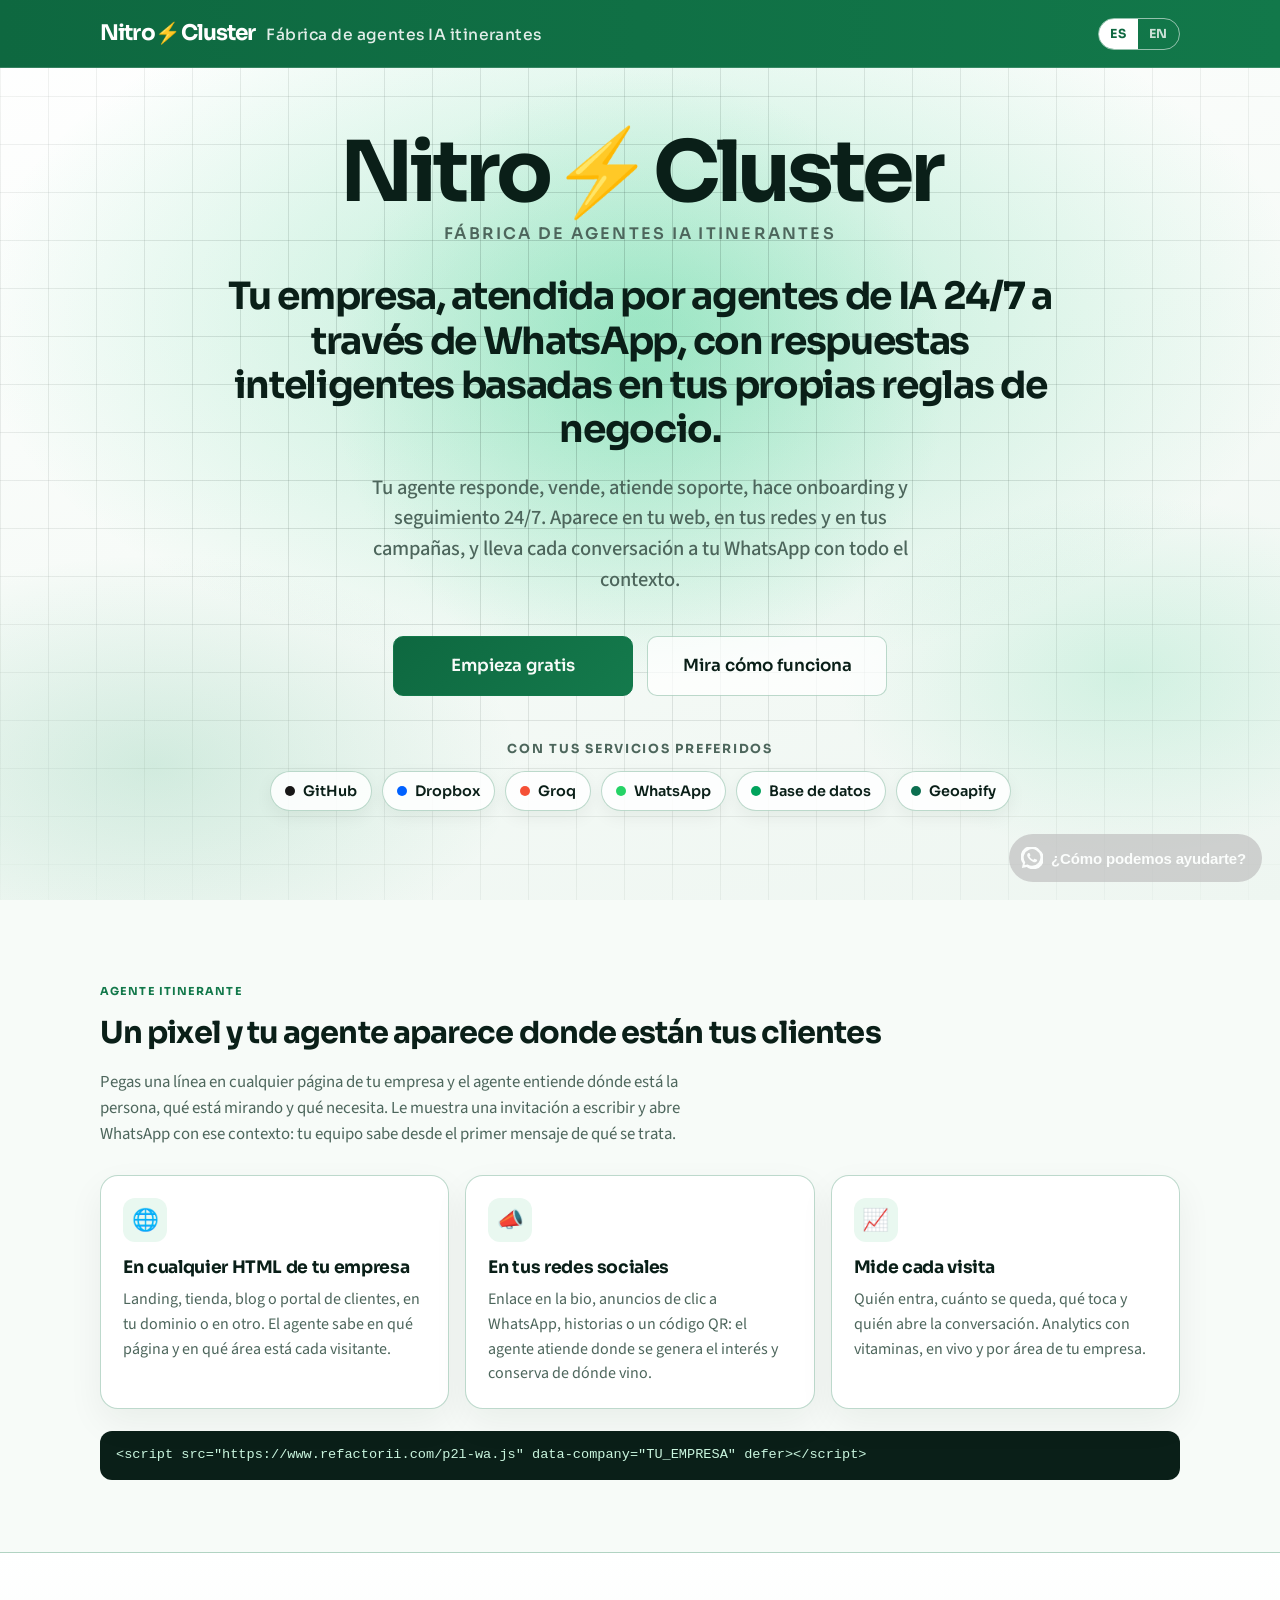
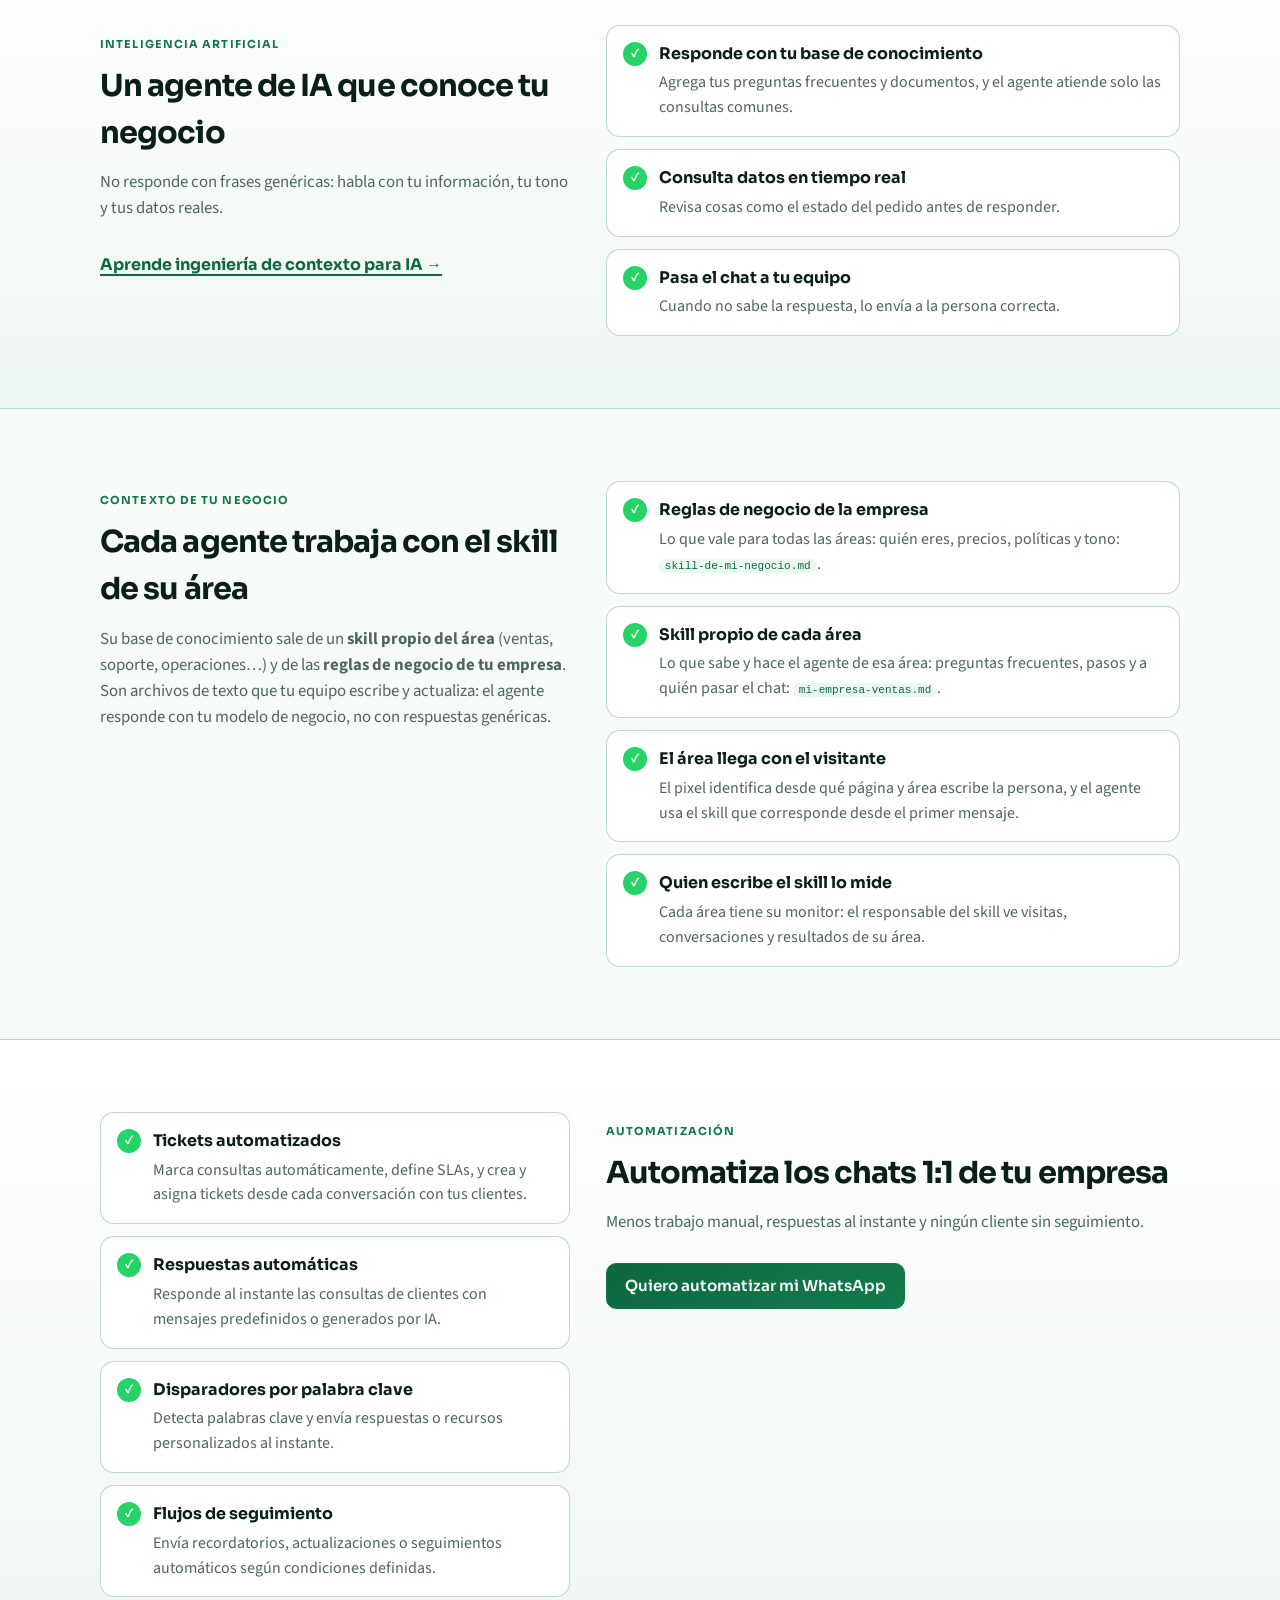
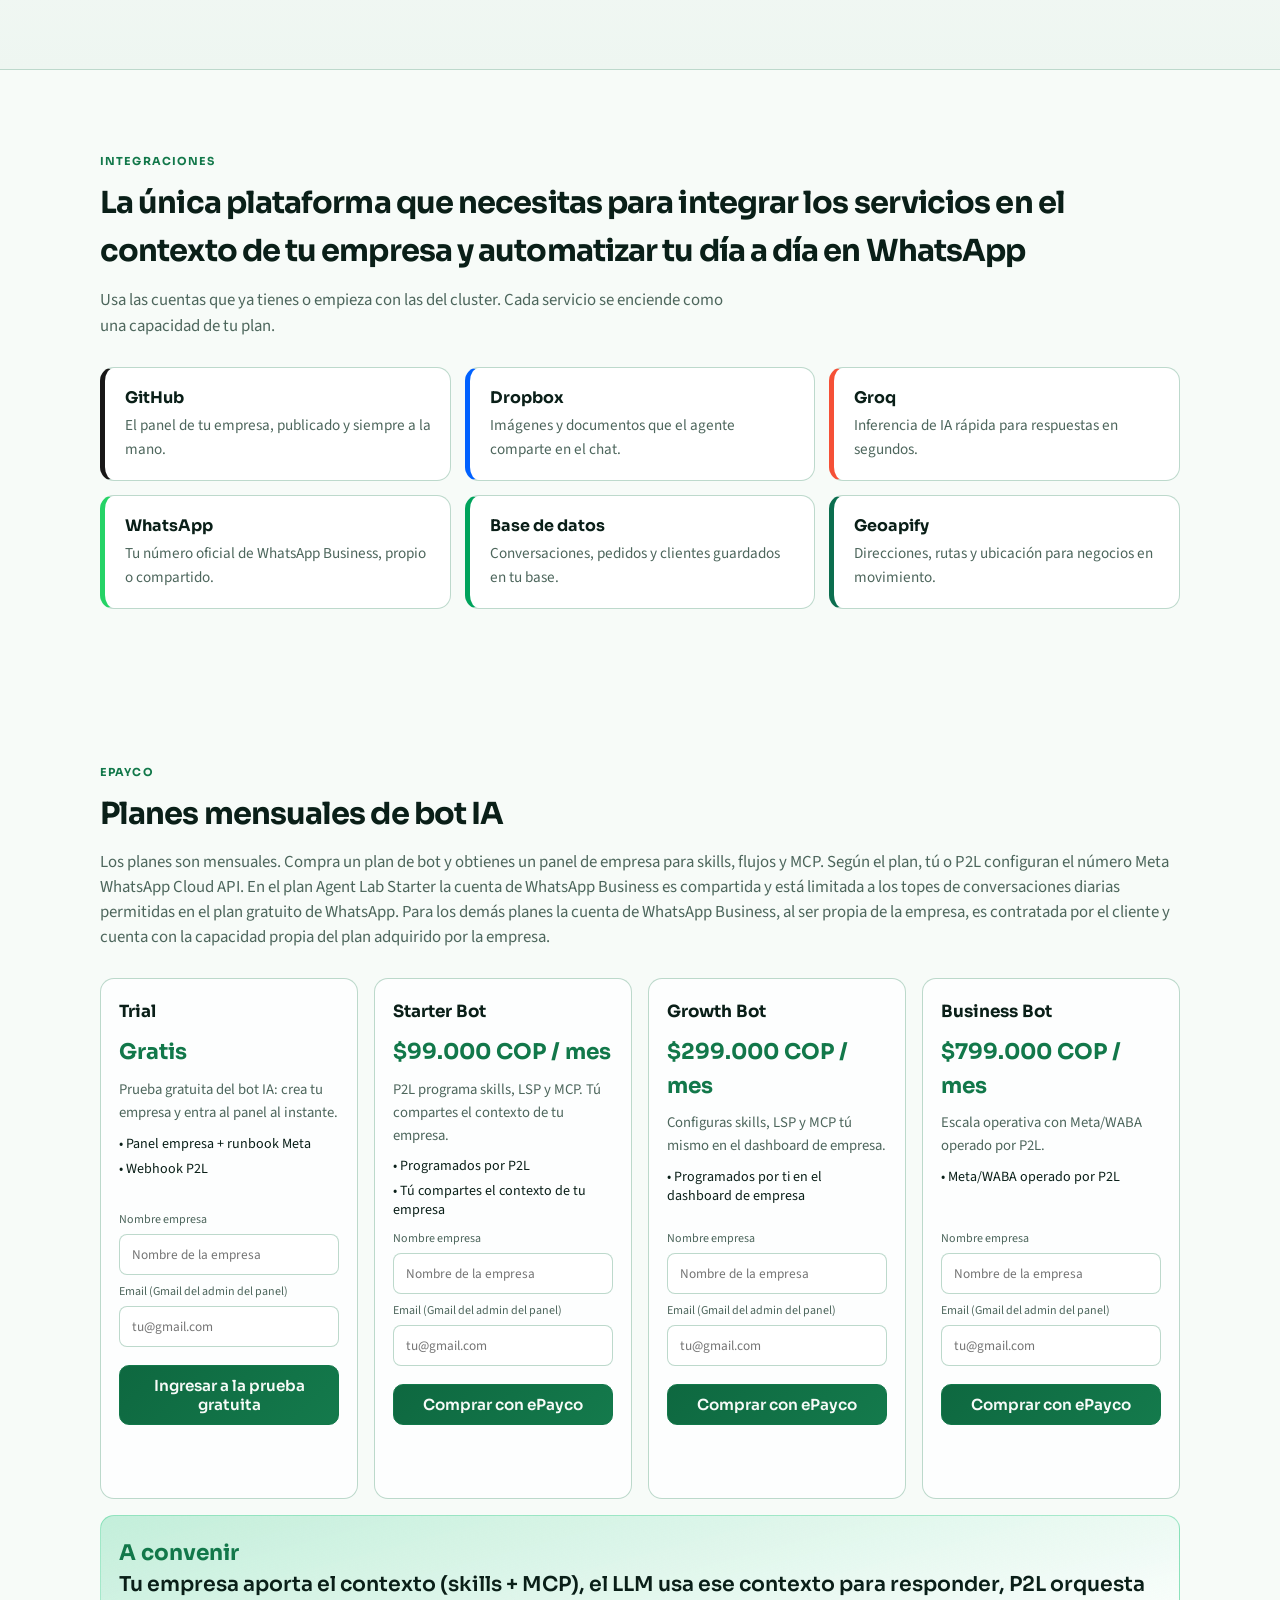
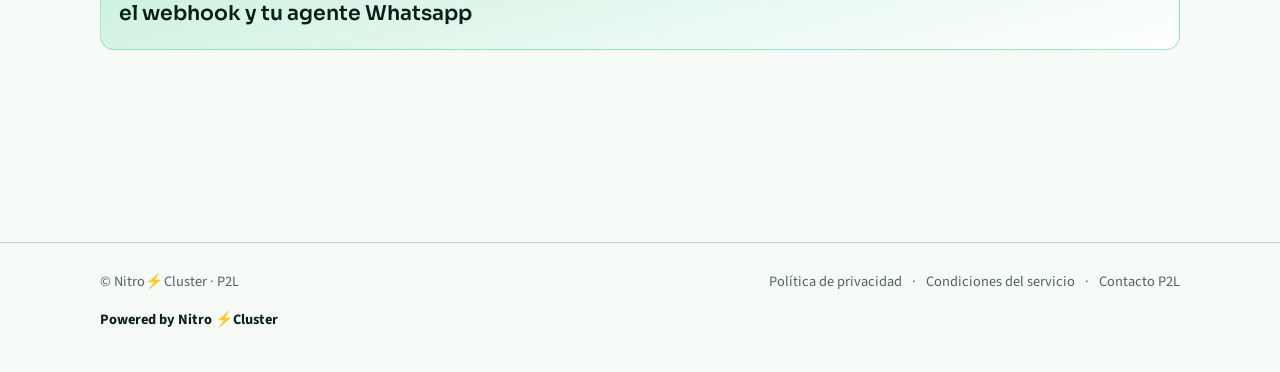
<file: index.html>
<!DOCTYPE html>
<html lang="es" prefix="og: http://ogp.me/ns#">
<head>
  <meta charset="UTF-8" />
  <meta name="viewport" content="width=device-width, initial-scale=1.0" />
  <title>Nitro⚡Cluster — Fábrica de agentes IA itinerantes para WhatsApp</title>
  <meta name="description" content="Agentes de IA que atienden en el WhatsApp de tu empresa y aparecen donde están tus clientes: en tu web, en tus redes y en tus campañas. Conecta GitHub, Dropbox, Groq, WhatsApp, tu base de datos y Geoapify." />
  <meta name="robots" content="index, follow, max-image-preview:large, max-snippet:-1" />
  <meta name="theme-color" content="#f7fbf8" />
  <link rel="canonical" href="https://wbsckt3.github.io/p2l-cluster-whatsapp-bot-factory-planes-landing/" />
  <link rel="icon" href="assets/nc-mark.svg" type="image/svg+xml" />
  <link rel="alternate icon" href="assets/nc-mark-180.png" type="image/png" />
  <link rel="apple-touch-icon" href="assets/nc-mark-180.png" />

  <meta property="og:type" content="website" />
  <meta property="og:url" content="https://wbsckt3.github.io/p2l-cluster-whatsapp-bot-factory-planes-landing/" />
  <meta property="og:title" content="Nitro⚡Cluster — Fábrica de agentes IA itinerantes para WhatsApp" />
  <meta property="og:description" content="Bot WhatsApp a la medida de tu empresa: IA, pedidos, citas, facturas, menús y escalado a humano." />
  <meta property="og:image" content="https://wbsckt3.github.io/p2l-cluster-whatsapp-bot-factory-planes-landing/assets/p2l-mark.svg" />
  <meta property="og:site_name" content="P2L" />
  <meta property="og:locale" content="es_ES" />

  <meta name="twitter:card" content="summary_large_image" />
  <meta name="twitter:title" content="Nitro⚡Cluster — Fábrica de agentes IA itinerantes para WhatsApp" />
  <meta name="twitter:description" content="Bot WhatsApp a la medida: IA, pedidos, citas, facturas, menús y escalado a humano." />
  <meta name="twitter:image" content="https://wbsckt3.github.io/p2l-cluster-whatsapp-bot-factory-planes-landing/assets/p2l-mark.svg" />

  <link rel="preconnect" href="https://fonts.googleapis.com" />
  <link rel="preconnect" href="https://fonts.gstatic.com" crossorigin />
  <link href="https://fonts.googleapis.com/css2?family=Sora:wght@500;600;700&family=Source+Sans+3:wght@400;500;600&display=swap" rel="stylesheet" />

  <script type="application/ld+json">
  {
    "@context": "https://schema.org",
    "@type": "Organization",
    "name": "P2L",
    "url": "https://wbsckt3.github.io/p2l-cluster-whatsapp-bot-factory-planes-landing/",
    "logo": "https://wbsckt3.github.io/p2l-cluster-whatsapp-bot-factory-planes-landing/assets/p2l-mark.svg"
  }
  </script>
  <script type="application/ld+json">
  {
    "@context": "https://schema.org",
    "@type": "SoftwareApplication",
    "name": "P2L WhatsApp IA Bot Factory",
    "applicationCategory": "BusinessApplication",
    "operatingSystem": "Web",
    "url": "https://wbsckt3.github.io/p2l-cluster-whatsapp-bot-factory-planes-landing/",
    "description": "Fábrica white-label para orquestar bots WhatsApp con IA: n empresas, Meta Cloud API, skills, flujos y RUNBOOK de deploy.",
    "offers": {
      "@type": "Offer",
      "price": "0",
      "priceCurrency": "COP"
    },
    "creator": {
      "@type": "Organization",
      "name": "P2L",
      "url": "https://wbsckt3.github.io/p2l-cluster-whatsapp-bot-factory-planes-landing/"
    }
  }
  </script>

  <style>
    :root {
      --bg0: #f7fbf8;
      --bg1: #ffffff;
      --ink: #0a1f18;
      --muted: #4d665c;
      --leaf: #12784a;
      --leaf-deep: #0e6840;
      --glow: #3ecf8e;
      --line: rgba(18, 120, 74, 0.28);
      --header-h: 68px;
      --danger: #b42318;
    }
    *, *::before, *::after { box-sizing: border-box; }
    html { scroll-behavior: smooth; }
    body {
      margin: 0;
      color: var(--ink);
      font-family: "Source Sans 3", sans-serif;
      background: var(--bg0);
      line-height: 1.55;
      -webkit-font-smoothing: antialiased;
    }
    a { color: inherit; text-decoration: none; }
    .wrap { width: min(1080px, calc(100% - 32px)); margin-inline: auto; }

    .site-header {
      position: fixed; inset: 0 0 auto 0; z-index: 40; height: var(--header-h);
      background: linear-gradient(90deg, #0e6840, #12784a);
      border-bottom: 1px solid rgba(255, 255, 255, 0.16);
    }
    .site-header__inner {
      position: relative;
      z-index: 1;
      height: 100%;
      display: flex; align-items: center; justify-content: space-between; gap: 16px;
    }
    .lang-switch {
      display: inline-flex;
      flex-shrink: 0;
      border: 1px solid rgba(255, 255, 255, 0.55);
      border-radius: 999px;
      overflow: hidden;
    }
    .lang-switch button {
      appearance: none;
      border: 0;
      background: transparent;
      color: rgba(255, 255, 255, 0.78);
      font-family: Sora, sans-serif;
      font-weight: 700;
      font-size: 0.78rem;
      letter-spacing: 0.06em;
      padding: 7px 11px;
      cursor: pointer;
    }
    .lang-switch button.is-on {
      background: #ffffff;
      color: #0e6840;
    }
    .brand {
      font-family: Sora, sans-serif;
      font-weight: 700;
      font-size: clamp(1.05rem, 2.4vw, 1.35rem);
      letter-spacing: -0.04em;
      line-height: 1.15;
      display: inline-flex;
      align-items: baseline;
      flex-wrap: wrap;
      gap: 0.35em 0.5em;
      color: #ffffff;
      min-width: 0;
      max-width: 100%;
      flex: 1;
    }
    .brand__name { flex-shrink: 0; }
    .brand__name em {
      font-style: normal;
      color: #ffffff;
    }
    .brand__product {
      font-size: 0.72em;
      font-weight: 500;
      letter-spacing: 0.03em;
      color: rgba(255, 255, 255, 0.88);
      white-space: normal;
      overflow: visible;
      text-overflow: unset;
    }
    @media (max-width: 560px) {
      :root { --header-h: 76px; }
      .brand {
        flex-direction: column;
        align-items: flex-start;
        gap: 2px;
        line-height: 1.2;
      }
      .brand__product {
        font-size: 0.68em;
        letter-spacing: 0.02em;
        max-width: 100%;
      }
    }
    .btn {
      display: inline-flex; align-items: center; justify-content: center;
      padding: 10px 18px; border-radius: 10px; font-weight: 600; font-size: 0.95rem;
      border: 1px solid var(--line); background: transparent; color: var(--ink);
      font-family: Sora, sans-serif;
      cursor: pointer;
    }
    .btn--primary {
      background: linear-gradient(135deg, var(--leaf-deep), #147a4c);
      border-color: var(--leaf);
      color: #f7fbf8;
    }
    .btn--lg { padding: 14px 24px; font-size: 1rem; }
    .btn:disabled { opacity: 0.55; cursor: not-allowed; }

    .hero {
      position: relative;
      min-height: 100svh;
      display: flex;
      align-items: center;
      justify-content: center;
      padding: calc(var(--header-h) + 32px) 0 56px;
      overflow: hidden;
    }
    .hero__bg {
      position: absolute; inset: 0;
      background:
        radial-gradient(ellipse 90% 70% at 50% 35%, rgba(62, 207, 142, 0.34), transparent 58%),
        radial-gradient(ellipse 55% 45% at 12% 85%, rgba(26, 159, 99, 0.16), transparent 52%),
        radial-gradient(ellipse 45% 40% at 88% 75%, rgba(62, 207, 142, 0.18), transparent 50%),
        linear-gradient(165deg, #ffffff 0%, #f7fbf8 48%, #eef6f1 100%);
    }
    .hero__bg::before {
      content: "";
      position: absolute;
      width: min(72vw, 640px);
      height: min(72vw, 640px);
      left: 50%;
      top: 42%;
      transform: translate(-50%, -50%);
      border-radius: 50%;
      background: radial-gradient(circle, rgba(62, 207, 142, 0.28), transparent 68%);
      animation: heroGlow 7s ease-in-out infinite alternate;
      pointer-events: none;
    }
    .hero__bg::after {
      content: "";
      position: absolute; inset: 0;
      background-image:
        linear-gradient(rgba(10, 31, 24, 0.2) 1px, transparent 1px),
        linear-gradient(90deg, rgba(10, 31, 24, 0.2) 1px, transparent 1px);
      background-size: 48px 48px;
      mask-image: radial-gradient(ellipse 88% 82% at 50% 42%, rgba(0,0,0,0.95), transparent 96%);
      pointer-events: none;
    }
    @keyframes heroGlow {
      from { opacity: 0.65; transform: translate(-50%, -50%) scale(1); }
      to { opacity: 1; transform: translate(-50%, -52%) scale(1.08); }
    }
    .hero__content {
      position: relative;
      z-index: 1;
      width: min(920px, calc(100% - 32px));
      margin-inline: auto;
      text-align: center;
      display: flex;
      flex-direction: column;
      align-items: center;
      animation: heroRise 0.75s ease both;
    }
    @keyframes heroRise {
      from { opacity: 0; transform: translateY(22px); }
      to { opacity: 1; transform: none; }
    }
    .hero__brand-row {
      margin: 0 0 clamp(18px, 3.5vh, 28px);
      width: 100%;
    }
    .hero__brand {
      margin: 0;
      font-family: Sora, sans-serif;
      font-size: clamp(2.3rem, 8.5vw, 5.25rem);
      font-weight: 700;
      letter-spacing: -0.05em;
      line-height: 0.95;
      color: var(--ink);
    }
    .hero__brand em {
      font-style: normal;
      color: var(--leaf);
    }
    .hero__product {
      margin: 10px 0 0;
      font-family: Sora, sans-serif;
      font-size: clamp(0.78rem, 1.8vw, 1rem);
      font-weight: 600;
      letter-spacing: 0.14em;
      text-transform: uppercase;
      color: var(--muted);
    }
    .hero__title {
      margin: 0 0 clamp(14px, 2.5vh, 20px);
      font-family: Sora, sans-serif;
      font-size: clamp(1.45rem, 4.2vw, 2.35rem);
      font-weight: 700;
      letter-spacing: -0.035em;
      line-height: 1.18;
      color: var(--ink);
      max-width: min(22em, 100%);
    }
    .hero__lead {
      margin: 0 0 clamp(28px, 4.5vh, 40px);
      color: var(--muted);
      font-size: clamp(1.05rem, 2.2vw, 1.28rem);
      line-height: 1.5;
      font-weight: 500;
      max-width: 36rem;
    }
    .hero__ctas {
      display: flex;
      flex-wrap: wrap;
      gap: 14px;
      align-items: center;
      justify-content: center;
      width: 100%;
    }
    .hero__ctas .btn--lg {
      padding: 16px 28px;
      font-size: 1.05rem;
      min-width: min(240px, 100%);
    }
    .hero__ctas .btn--ghost {
      background: rgba(255, 255, 255, 0.72);
      border-color: var(--line);
      color: var(--ink);
      font-size: 1.05rem;
    }
    .hero__ctas .btn--ghost:hover {
      border-color: var(--leaf);
      color: var(--leaf);
    }
    @media (prefers-reduced-motion: reduce) {
      .hero__bg::before, .hero__content { animation: none; }
    }

    .bolt { color: #f5b301; margin: 0 0.02em; }
    .brand__name .bolt { font-size: 0.95em; }
    .stack { margin-top: clamp(28px, 5vh, 44px); width: 100%; }
    .stack__label {
      margin: 0 0 12px;
      font-family: Sora, sans-serif;
      font-size: 0.78rem;
      font-weight: 700;
      letter-spacing: 0.14em;
      text-transform: uppercase;
      color: var(--muted);
    }
    .stack__list {
      display: flex; flex-wrap: wrap; justify-content: center; gap: 10px;
      margin: 0; padding: 0; list-style: none;
    }
    .stack__list li {
      display: inline-flex; align-items: center; gap: 8px;
      padding: 8px 14px;
      border-radius: 999px;
      background: rgba(255, 255, 255, 0.85);
      border: 1px solid var(--line);
      font-family: Sora, sans-serif; font-weight: 600; font-size: 0.9rem;
      box-shadow: 0 6px 18px rgba(10, 31, 24, 0.06);
    }
    .stack__dot { width: 10px; height: 10px; border-radius: 50%; background: var(--c); }
    .feat-grid {
      display: grid; grid-template-columns: repeat(3, minmax(0, 1fr)); gap: 16px;
      margin: 8px 0 22px;
    }
    .feat-card {
      padding: 22px;
      border-radius: 18px;
      background: #fff;
      border: 1px solid var(--line);
      box-shadow: 0 14px 36px rgba(10, 31, 24, 0.06);
      transition: transform 0.2s ease, box-shadow 0.2s ease;
    }
    .feat-card:hover { transform: translateY(-3px); box-shadow: 0 18px 44px rgba(18, 120, 74, 0.14); }
    .feat-card__icon {
      display: inline-grid; place-items: center;
      width: 44px; height: 44px; border-radius: 12px;
      background: #e9f8f0; font-size: 1.35rem; margin-bottom: 12px;
    }
    .feat-card h3 { margin: 0 0 6px; font-family: Sora, sans-serif; font-size: 1.08rem; letter-spacing: -0.02em; }
    .feat-card p { margin: 0; color: var(--muted); }
    .pixel-code {
      margin: 0; padding: 14px 16px; overflow-x: auto;
      border-radius: 12px; background: #0a1f18; color: #c9f5de;
      font-size: 0.85rem; line-height: 1.5;
    }
    .split { display: grid; grid-template-columns: minmax(0, 0.9fr) minmax(0, 1.1fr); gap: 36px; align-items: start; }
    .split--rev > :first-child { order: 2; }
    .feat-list { margin: 0; padding: 0; list-style: none; display: grid; gap: 12px; }
    .feat-list li {
      display: grid; gap: 4px;
      padding: 16px 18px 16px 52px;
      position: relative;
      border-radius: 14px; background: #fff; border: 1px solid var(--line);
    }
    .feat-list li::before {
      content: "✓";
      position: absolute; left: 16px; top: 16px;
      width: 24px; height: 24px; border-radius: 50%;
      display: grid; place-items: center;
      background: #25d366; color: #fff; font-weight: 700; font-size: 0.8rem;
    }
    .feat-list strong { font-family: Sora, sans-serif; font-size: 1rem; }
    .feat-list span { color: var(--muted); }
    .learn-link {
      display: inline-block;
      margin-top: 4px;
      font-family: Sora, sans-serif;
      font-weight: 700;
      color: #0e6840;
      text-decoration: underline;
      text-underline-offset: 4px;
      text-decoration-thickness: 2px;
    }
    .learn-link:hover { color: #25d366; }
    .feat-list code { font-size: 0.85em; background: #e9f8f0; color: #0e6840; padding: 1px 6px; border-radius: 6px; }
    .svc-grid { display: grid; grid-template-columns: repeat(3, minmax(0, 1fr)); gap: 14px; }
    .svc {
      padding: 18px 18px 18px 20px;
      border-radius: 14px; background: #fff;
      border: 1px solid var(--line);
      border-left: 5px solid var(--c);
    }
    .svc h3 { margin: 0 0 4px; font-family: Sora, sans-serif; font-size: 1rem; }
    .svc p { margin: 0; color: var(--muted); font-size: 0.95rem; }
    @media (max-width: 860px) {
      .feat-grid, .svc-grid { grid-template-columns: 1fr; }
      .split { grid-template-columns: 1fr; gap: 20px; }
      .split--rev > :first-child { order: 0; }
    }

    .section { padding: 72px 0; }
    .section--alt {
      background: linear-gradient(180deg, #ffffff, #eef6f1);
      border-block: 1px solid var(--line);
    }
    .section__tag {
      display: inline-block;
      margin-bottom: 10px;
      font-family: Sora, sans-serif;
      font-size: 11px;
      font-weight: 700;
      letter-spacing: 0.1em;
      text-transform: uppercase;
      color: var(--leaf);
    }
    .section__title {
      margin: 0 0 12px;
      font-family: Sora, sans-serif;
      font-size: clamp(1.45rem, 3vw, 1.9rem);
      letter-spacing: -0.03em;
    }
    .section__lead {
      margin: 0 0 28px;
      color: var(--muted);
      max-width: 40rem;
      font-size: 1.05rem;
    }

    .cap-grid {
      display: grid;
      grid-template-columns: repeat(auto-fill, minmax(240px, 1fr));
      gap: 12px 14px;
      margin: 0 0 28px;
      padding: 0;
      list-style: none;
    }
    .cap-grid li {
      display: flex;
      align-items: flex-start;
      gap: 12px;
      padding: 14px 16px;
      border: 1px solid var(--line);
      border-radius: 12px;
      background: rgba(10, 31, 24, 0.55);
      color: var(--ink);
      font-size: 0.98rem;
      line-height: 1.35;
    }
    .cap-grid__icon {
      flex-shrink: 0;
      font-size: 1.25rem;
      line-height: 1.2;
      width: 1.6em;
      text-align: center;
    }
    .cap-grid__label {
      font-weight: 500;
      letter-spacing: -0.01em;
    }
    .cap-closer {
      margin: 0;
      max-width: 36rem;
      font-family: Sora, sans-serif;
      font-size: clamp(1.05rem, 2.4vw, 1.2rem);
      font-weight: 600;
      letter-spacing: -0.02em;
      line-height: 1.4;
      color: var(--ink);
    }
    .cap-closer em {
      font-style: normal;
      color: var(--leaf);
    }

    .steps {
      display: grid;
      gap: 18px;
      counter-reset: step;
      margin: 0;
      padding: 0;
    }
    .steps li {
      list-style: none;
      position: relative;
      padding: 0 0 0 52px;
      color: var(--muted);
    }
    .steps li::before {
      counter-increment: step;
      content: counter(step);
      position: absolute; left: 0; top: 0;
      width: 36px; height: 36px;
      border-radius: 10px;
      display: grid; place-items: center;
      font-family: Sora, sans-serif;
      font-weight: 700;
      font-size: 0.9rem;
      color: #f7fbf8;
      background: var(--leaf);
    }
    .steps strong { display: block; color: var(--ink); margin-bottom: 4px; font-family: Sora, sans-serif; }
    .steps a,
    #conectar .section__lead a {
      color: var(--leaf);
      text-decoration: underline;
      text-underline-offset: 2px;
    }
    .steps a:hover,
    #conectar .section__lead a:hover { opacity: 0.9; }

    .plans-intro {
      width: 100%;
      max-width: none;
      margin: 0 0 28px;
    }
    .plans-intro p {
      margin: 0 0 12px;
      max-width: none;
      color: var(--muted);
      font-size: 1.05rem;
      line-height: 1.5;
    }
    .plans-intro p:last-child { margin-bottom: 0; }
    .plans {
      display: grid;
      grid-template-columns: repeat(4, minmax(0, 1fr));
      gap: 16px;
    }
    @media (max-width: 980px) {
      .plans { grid-template-columns: repeat(2, minmax(0, 1fr)); }
    }
    @media (max-width: 640px) {
      .plans { grid-template-columns: 1fr; }
    }
    .plan {
      padding: 20px 18px;
      border: 1px solid var(--line);
      border-radius: 14px;
      background: rgba(255, 255, 255, 0.78);
      display: flex;
      flex-direction: column;
      gap: 10px;
    }
    .plan h3 {
      margin: 0;
      font-family: Sora, sans-serif;
      font-size: 1.05rem;
    }
    .plan .price {
      margin: 0;
      font-family: Sora, sans-serif;
      font-size: 1.35rem;
      color: var(--leaf);
      font-weight: 700;
    }
    .plan .desc { margin: 0; color: var(--muted); font-size: 0.92rem; }
    .plan .meta { margin: 0; color: var(--muted); font-size: 0.88rem; }
    .plan .features {
      margin: 0;
      padding: 0;
      list-style: none;
      display: flex;
      flex-direction: column;
      gap: 6px;
      flex: 1;
    }
    .plan-caps {
      list-style: none;
      margin: 0;
      padding: 0;
      display: grid;
      grid-template-columns: 1fr;
      gap: 6px;
    }
    .plan-caps li {
      display: flex;
      align-items: center;
      gap: 6px;
      margin: 0;
      padding: 6px 8px;
      border-radius: 8px;
      color: #1f2937;
      font-size: 0.72rem;
      line-height: 1.25;
    }
    .plan-caps li.is-white {
      background: rgba(10, 31, 24, 0.05);
      color: #0a1f18;
      border: 1px solid rgba(10, 31, 24, 0.1);
      backdrop-filter: blur(8px);
    }
    .plan-caps li.is-cafe {
      background: rgba(236, 229, 221, 0.58);
      color: #1c1917;
      border: 1px solid rgba(236, 229, 221, 0.4);
      backdrop-filter: blur(8px);
    }
    .plan-caps li.is-off {
      opacity: 0.38;
      filter: grayscale(0.55);
    }
    .plan-caps__logo { width: 18px; height: 18px; flex: 0 0 auto; display: flex; }
    .plan-caps__logo svg,
    .plan-caps__logo img { width: 18px; height: 18px; display: block; object-fit: contain; }
    .plan.plan--enterprise .plan-caps { grid-template-columns: 1fr 1fr; }
    .plan .features li {
      color: var(--ink);
      font-size: 0.88rem;
      line-height: 1.35;
      padding-left: 0;
    }
    .plan .features li::before {
      content: "• ";
    }
    .plan .wa-tag {
      font-size: 11px;
      font-family: Sora, sans-serif;
      color: var(--leaf);
      letter-spacing: 0.04em;
      text-transform: uppercase;
    }
    .plan.plan--enterprise {
      grid-column: 1 / -1;
      display: block;
      border-color: rgba(62, 207, 142, 0.45);
      background: linear-gradient(165deg, rgba(62, 207, 142, 0.28), rgba(255, 255, 255, 0.92));
    }
    .plan-enterprise-line {
      margin: 0;
      font-family: Sora, sans-serif;
      font-size: clamp(1.05rem, 2vw, 1.28rem);
      font-weight: 600;
      line-height: 1.45;
      color: var(--ink);
    }
    .plan.plan--enterprise .ent-intro {
      display: flex;
      flex-direction: column;
      gap: 10px;
    }
    .plan.plan--enterprise .features {
      display: grid;
      grid-template-columns: repeat(3, minmax(0, 1fr));
      gap: 8px 18px;
      flex: initial;
      align-content: start;
    }
    .plan .btn--wa {
      background: #128c7e;
      border-color: #25d366;
      color: #fff;
      text-align: center;
      width: 100%;
      text-decoration: none;
      box-sizing: border-box;
    }
    @media (max-width: 800px) {
      .plan.plan--enterprise {
        grid-template-columns: 1fr;
      }
      .plan.plan--enterprise .features {
        grid-template-columns: 1fr 1fr;
      }
    }
    @media (max-width: 520px) {
      .plan.plan--enterprise .features {
        grid-template-columns: 1fr;
      }
    }
    .plan label {
      display: block;
      font-size: 12px;
      color: var(--muted);
      margin-bottom: 4px;
    }
    .plan input {
      width: 100%;
      padding: 10px 12px;
      border-radius: 8px;
      border: 1px solid var(--line);
      background: #ffffff;
      color: var(--ink);
      font-family: inherit;
      margin-bottom: 8px;
    }
    .plan-status {
      min-height: 1.2em;
      font-size: 0.85rem;
      color: var(--leaf);
    }
    .plan-status.is-error { color: var(--danger); }

    .pillars {
      display: grid;
      grid-template-columns: repeat(3, 1fr);
      gap: 20px;
    }
    @media (max-width: 800px) {
      .pillars { grid-template-columns: 1fr; }
    }
    .pillar h3 {
      margin: 0 0 8px;
      font-family: Sora, sans-serif;
      font-size: 1.05rem;
      color: var(--leaf);
    }
    .pillar p { margin: 0; color: var(--muted); }

    .site-footer {
      padding: 28px 0 40px;
      border-top: 1px solid var(--line);
      color: var(--muted);
      font-size: 0.9rem;
    }
    .site-footer__inner {
      display: flex; flex-wrap: wrap; justify-content: space-between; gap: 12px;
    }
    .site-footer a:hover { color: var(--leaf); }
    .site-footer__links { display: inline-flex; flex-wrap: wrap; align-items: center; gap: 10px; }
    .site-footer__nitro {
      flex: 1 0 100%;
      margin: 4px 0 0;
      font-weight: 700;
      color: var(--ink, #0f172a);
    }
    .site-footer__bolt { color: #f5c400; }
    #epayco-checkout-host {
      margin: 24px auto 48px;
      width: min(1080px, calc(100% - 32px));
      min-height: 48px;
    }
    .p2l-wa {
      position: fixed;
      right: 18px;
      bottom: 18px;
      z-index: 40;
      font-family: Arial, ui-sans-serif, system-ui, sans-serif;
    }
    .p2l-wa__fab {
      display: inline-flex;
      align-items: center;
      gap: 8px;
      height: 48px;
      margin: 0;
      padding: 0 16px 0 12px;
      border: 0;
      border-radius: 999px;
      background: #25d366;
      color: #fff;
      font: 700 15px/1 Arial, ui-sans-serif, system-ui, sans-serif;
      letter-spacing: -0.01em;
      box-shadow: 0 8px 18px rgba(0, 0, 0, 0.28);
      cursor: pointer;
    }
    .p2l-wa__fab svg { width: 22px; height: 22px; display: block; flex: 0 0 auto; }
    .p2l-wa__fab:hover { filter: brightness(1.06); }
    .p2l-wa.is-open .p2l-wa__fab { display: none; }
    .p2l-wa.is-off .p2l-wa__fab {
      background: #c5c1b8;
      filter: grayscale(1);
      opacity: 0.72;
      cursor: not-allowed;
      box-shadow: none;
    }
    .p2l-wa__panel {
      width: min(320px, calc(100vw - 28px));
      border-radius: 18px;
      overflow: hidden;
      background: #eceff1;
      box-shadow: 0 16px 40px rgba(0, 0, 0, 0.32);
    }
    .p2l-wa__panel[hidden] { display: none; }
    .p2l-wa__head {
      position: relative;
      padding: 16px 40px 18px;
      background: #25d366;
      color: #fff;
      text-align: center;
    }
    .p2l-wa__logo {
      width: 58px;
      height: 58px;
      margin: 0 auto 10px;
      border-radius: 50%;
      object-fit: cover;
      background: #fff;
      display: block;
    }
    .p2l-wa__head p {
      margin: 0;
      font-size: 17px;
      font-weight: 700;
      line-height: 1.25;
    }
    .p2l-wa__x {
      position: absolute;
      top: 8px;
      right: 8px;
      width: 28px;
      height: 28px;
      border: 0;
      border-radius: 50%;
      background: transparent;
      color: #fff;
      font-size: 20px;
      line-height: 1;
      cursor: pointer;
    }
    .p2l-wa__body { padding: 12px; }
    .p2l-wa__hello {
      margin: 0 0 10px;
      padding: 12px 14px;
      border-radius: 14px;
      background: #fff;
      color: #1f2937;
      font-size: 14px;
      line-height: 1.35;
    }
    .p2l-wa__form {
      display: flex;
      align-items: flex-end;
      gap: 6px;
      padding: 8px 8px 8px 12px;
      border-radius: 16px;
      background: #fff;
    }
    .p2l-wa__form textarea {
      flex: 1;
      min-width: 0;
      min-height: 44px;
      max-height: 96px;
      margin: 0;
      padding: 8px 0;
      border: 0;
      resize: none;
      background: transparent;
      color: #111827;
      font: 14px/1.35 Arial, ui-sans-serif, system-ui, sans-serif;
    }
    .p2l-wa__form textarea:focus { outline: none; }
    .p2l-wa__form textarea::placeholder { color: #9ca3af; }
    .p2l-wa__send {
      width: 36px;
      height: 36px;
      flex: 0 0 auto;
      display: grid;
      place-items: center;
      border: 0;
      border-radius: 50%;
      background: transparent;
      color: #64748b;
      cursor: pointer;
    }
    .p2l-wa__send svg { width: 20px; height: 20px; display: block; }
    .p2l-wa__send:hover { color: #25d366; }
  </style>
</head>
<body>
  <header class="site-header">
    <div class="wrap site-header__inner">
      <a class="brand" href="#top">
        <span class="brand__name">Nitro<span class="bolt" aria-hidden="true">⚡</span>Cluster</span>
        <span class="brand__product" data-i18n="brand.product">Fábrica de agentes IA itinerantes</span>
      </a>
      <div class="lang-switch" role="group" aria-label="Idioma">
        <button type="button" data-lang="es" class="is-on" aria-pressed="true">ES</button>
        <button type="button" data-lang="en" aria-pressed="false">EN</button>
      </div>
    </div>
  </header>

  <main id="top">
    <section class="hero">
      <div class="hero__bg" aria-hidden="true"></div>
      <div class="wrap hero__content">
        <div class="hero__brand-row">
          <p class="hero__brand">Nitro<span class="bolt" aria-hidden="true">⚡</span>Cluster</p>
          <p class="hero__product" data-i18n="brand.product">Fábrica de agentes IA itinerantes</p>
        </div>
        <h1 class="hero__title" data-i18n="hero.title">Tu empresa, atendida por agentes de IA 24/7 a través de WhatsApp, con respuestas inteligentes basadas en tus propias reglas de negocio.</h1>
        <p class="hero__lead" data-i18n="hero.lead">
          Tu agente responde, vende, atiende soporte, hace onboarding y seguimiento 24/7. Aparece en tu web, en tus redes y en tus campañas,
          y lleva cada conversación a tu WhatsApp con todo el contexto.
        </p>
        <div class="hero__ctas">
          <a class="btn btn--primary btn--lg" href="#planes" data-i18n="hero.ctaPlans">Empieza gratis</a>
          <a class="btn btn--ghost btn--lg" href="#itinerante" data-i18n="hero.ctaHow">Mira cómo funciona</a>
        </div>
        <div class="stack" aria-label="Servicios compatibles">
          <p class="stack__label" data-i18n="stack.label">Con tus servicios preferidos</p>
          <ul class="stack__list">
            <li><span class="stack__dot" style="--c:#181717"></span>GitHub</li>
            <li><span class="stack__dot" style="--c:#0061ff"></span>Dropbox</li>
            <li><span class="stack__dot" style="--c:#f55036"></span>Groq</li>
            <li><span class="stack__dot" style="--c:#25d366"></span>WhatsApp</li>
            <li><span class="stack__dot" style="--c:#00a35c"></span><span data-i18n="stack.db">Base de datos</span></li>
            <li><span class="stack__dot" style="--c:#0b6e4f"></span>Geoapify</li>
          </ul>
        </div>
      </div>
    </section>

    <section class="section" id="itinerante">
      <div class="wrap">
        <p class="section__tag" data-i18n="it.tag">Agente itinerante</p>
        <h2 class="section__title" data-i18n="it.title">Un pixel y tu agente aparece donde están tus clientes</h2>
        <p class="section__lead" data-i18n="it.lead">
          Pegas una línea en cualquier página de tu empresa y el agente entiende dónde está la persona, qué está mirando y qué necesita.
          Le muestra una invitación a escribir y abre WhatsApp con ese contexto: tu equipo sabe desde el primer mensaje de qué se trata.
        </p>
        <div class="feat-grid">
          <article class="feat-card">
            <span class="feat-card__icon" aria-hidden="true">🌐</span>
            <h3 data-i18n="it.web.t">En cualquier HTML de tu empresa</h3>
            <p data-i18n="it.web.p">Landing, tienda, blog o portal de clientes, en tu dominio o en otro. El agente sabe en qué página y en qué área está cada visitante.</p>
          </article>
          <article class="feat-card">
            <span class="feat-card__icon" aria-hidden="true">📣</span>
            <h3 data-i18n="it.social.t">En tus redes sociales</h3>
            <p data-i18n="it.social.p">Enlace en la bio, anuncios de clic a WhatsApp, historias o un código QR: el agente atiende donde se genera el interés y conserva de dónde vino.</p>
          </article>
          <article class="feat-card">
            <span class="feat-card__icon" aria-hidden="true">📈</span>
            <h3 data-i18n="it.measure.t">Mide cada visita</h3>
            <p data-i18n="it.measure.p">Quién entra, cuánto se queda, qué toca y quién abre la conversación. Analytics con vitaminas, en vivo y por área de tu empresa.</p>
          </article>
        </div>
        <pre class="pixel-code" aria-label="Ejemplo del pixel"><code>&lt;script src="https://www.refactorii.com/p2l-wa.js" data-company="TU_EMPRESA" defer&gt;&lt;/script&gt;</code></pre>
      </div>
    </section>

    <section class="section section--alt" id="agente">
      <div class="wrap split">
        <div>
          <p class="section__tag" data-i18n="ag.tag">Inteligencia artificial</p>
          <h2 class="section__title" data-i18n="ag.title">Un agente de IA que conoce tu negocio</h2>
          <p class="section__lead" data-i18n="ag.lead">No responde con frases genéricas: habla con tu información, tu tono y tus datos reales.</p>
          <a class="learn-link" href="https://agentskills.io/skill-creation/quickstart" target="_blank" rel="noopener noreferrer" data-i18n="ag.learn">Aprende ingeniería de contexto para IA →</a>
        </div>
        <ul class="feat-list">
          <li>
            <strong data-i18n="ag.kb.t">Responde con tu base de conocimiento</strong>
            <span data-i18n="ag.kb.p">Agrega tus preguntas frecuentes y documentos, y el agente atiende solo las consultas comunes.</span>
          </li>
          <li>
            <strong data-i18n="ag.live.t">Consulta datos en tiempo real</strong>
            <span data-i18n="ag.live.p">Revisa cosas como el estado del pedido antes de responder.</span>
          </li>
          <li>
            <strong data-i18n="ag.handoff.t">Pasa el chat a tu equipo</strong>
            <span data-i18n="ag.handoff.p">Cuando no sabe la respuesta, lo envía a la persona correcta.</span>
          </li>
        </ul>
      </div>
    </section>

    <section class="section" id="skills">
      <div class="wrap split">
        <div>
          <p class="section__tag" data-i18n="sk.tag">Contexto de tu negocio</p>
          <h2 class="section__title" data-i18n="sk.title">Cada agente trabaja con el skill de su área</h2>
          <p class="section__lead" data-i18n-html="sk.lead">
            Su base de conocimiento sale de un <strong>skill propio del área</strong> (ventas, soporte, operaciones…) y de las
            <strong>reglas de negocio de tu empresa</strong>. Son archivos de texto que tu equipo escribe y actualiza: el agente responde con tu
            modelo de negocio, no con respuestas genéricas.
          </p>
        </div>
        <ul class="feat-list">
          <li>
            <strong data-i18n="sk.rules.t">Reglas de negocio de la empresa</strong>
            <span data-i18n-html="sk.rules.p">Lo que vale para todas las áreas: quién eres, precios, políticas y tono: <code>skill-de-mi-negocio.md</code>.</span>
          </li>
          <li>
            <strong data-i18n="sk.area.t">Skill propio de cada área</strong>
            <span data-i18n-html="sk.area.p">Lo que sabe y hace el agente de esa área: preguntas frecuentes, pasos y a quién pasar el chat: <code>mi-empresa-ventas.md</code>.</span>
          </li>
          <li>
            <strong data-i18n="sk.route.t">El área llega con el visitante</strong>
            <span data-i18n="sk.route.p">El pixel identifica desde qué página y área escribe la persona, y el agente usa el skill que corresponde desde el primer mensaje.</span>
          </li>
          <li>
            <strong data-i18n="sk.own.t">Quien escribe el skill lo mide</strong>
            <span data-i18n="sk.own.p">Cada área tiene su monitor: el responsable del skill ve visitas, conversaciones y resultados de su área.</span>
          </li>
        </ul>
      </div>
    </section>

    <section class="section section--alt" id="automatiza">
      <div class="wrap split split--rev">
        <div>
          <p class="section__tag" data-i18n="au.tag">Automatización</p>
          <h2 class="section__title" data-i18n="au.title">Automatiza los chats 1:1 de tu empresa</h2>
          <p class="section__lead" data-i18n="au.lead">Menos trabajo manual, respuestas al instante y ningún cliente sin seguimiento.</p>
          <a class="btn btn--primary" href="#planes" data-i18n="au.cta">Quiero automatizar mi WhatsApp</a>
        </div>
        <ul class="feat-list">
          <li>
            <strong data-i18n="au.tickets.t">Tickets automatizados</strong>
            <span data-i18n="au.tickets.p">Marca consultas automáticamente, define SLAs, y crea y asigna tickets desde cada conversación con tus clientes.</span>
          </li>
          <li>
            <strong data-i18n="au.auto.t">Respuestas automáticas</strong>
            <span data-i18n="au.auto.p">Responde al instante las consultas de clientes con mensajes predefinidos o generados por IA.</span>
          </li>
          <li>
            <strong data-i18n="au.kw.t">Disparadores por palabra clave</strong>
            <span data-i18n="au.kw.p">Detecta palabras clave y envía respuestas o recursos personalizados al instante.</span>
          </li>
          <li>
            <strong data-i18n="au.flow.t">Flujos de seguimiento</strong>
            <span data-i18n="au.flow.p">Envía recordatorios, actualizaciones o seguimientos automáticos según condiciones definidas.</span>
          </li>
        </ul>
      </div>
    </section>

    <section class="section" id="servicios">
      <div class="wrap">
        <p class="section__tag" data-i18n="sv.tag">Integraciones</p>
        <h2 class="section__title" data-i18n="sv.title">La única plataforma que necesitas para integrar los servicios en el contexto de tu empresa y automatizar tu día a día en WhatsApp</h2>
        <p class="section__lead" data-i18n="sv.lead">Usa las cuentas que ya tienes o empieza con las del cluster. Cada servicio se enciende como una capacidad de tu plan.</p>
        <div class="svc-grid">
          <article class="svc" style="--c:#181717"><h3>GitHub</h3><p data-i18n="sv.github">El panel de tu empresa, publicado y siempre a la mano.</p></article>
          <article class="svc" style="--c:#0061ff"><h3>Dropbox</h3><p data-i18n="sv.dropbox">Imágenes y documentos que el agente comparte en el chat.</p></article>
          <article class="svc" style="--c:#f55036"><h3>Groq</h3><p data-i18n="sv.groq">Inferencia de IA rápida para respuestas en segundos.</p></article>
          <article class="svc" style="--c:#25d366"><h3>WhatsApp</h3><p data-i18n="sv.whatsapp">Tu número oficial de WhatsApp Business, propio o compartido.</p></article>
          <article class="svc" style="--c:#00a35c"><h3 data-i18n="stack.db">Base de datos</h3><p data-i18n="sv.db">Conversaciones, pedidos y clientes guardados en tu base.</p></article>
          <article class="svc" style="--c:#0b6e4f"><h3>Geoapify</h3><p data-i18n="sv.geo">Direcciones, rutas y ubicación para negocios en movimiento.</p></article>
        </div>
      </div>
    </section>

    <section class="section" id="planes">
      <div class="wrap">
        <p class="section__tag">ePayco</p>
        <h2 class="section__title" data-i18n="plans.title">Planes mensuales de bot IA</h2>
        <div class="plans-intro">
          <p data-i18n="plans.intro1">
            Los planes son mensuales. Compra un plan de bot y obtienes un panel de empresa para skills, flujos y MCP.
            Según el plan, tú o P2L configuran el número Meta WhatsApp Cloud API. En el plan Agent Lab Starter la cuenta de WhatsApp Business es compartida y está limitada a los topes de conversaciones diarias permitidas en el plan gratuito de WhatsApp. Para los demás planes la cuenta de WhatsApp Business, al ser propia de la empresa, es contratada por el cliente y cuenta con la capacidad propia del plan adquirido por la empresa.
          </p>
        </div>
        <div class="plans" id="plans-root" aria-live="polite">
          <p class="section__lead" data-i18n="plans.loading">Cargando planes…</p>
        </div>
        <div id="epayco-checkout-host" aria-live="polite"></div>
      </div>
    </section>

  </main>

  <footer class="site-footer">
    <div class="wrap site-footer__inner">
      <span>© Nitro<span class="bolt" aria-hidden="true">⚡</span>Cluster · P2L</span>
      <span class="site-footer__links">
        <a href="privacidad.html" data-i18n="footer.privacy">Política de privacidad</a>
        <span aria-hidden="true">·</span>
        <a href="terminos.html" data-i18n="footer.terms">Condiciones del servicio</a>
        <span aria-hidden="true">·</span>
        <a href="mailto:techguard_whatsappbot@gmail.com" data-i18n="footer.contact">Contacto P2L</a>
      </span>
      <span class="site-footer__nitro">Powered by Nitro <span class="site-footer__bolt" aria-hidden="true">⚡</span>Cluster</span>
    </div>
  </footer>

  <div class="p2l-wa is-off" id="p2l-wa" data-company-id="6a9f34838abf5e593a4d40fc">
    <button type="button" class="p2l-wa__fab" id="p2l-wa-fab" aria-expanded="false" aria-controls="p2l-wa-panel">
      <svg viewBox="0 0 24 24" aria-hidden="true" fill="currentColor">
        <path d="M20.5 3.5A11 11 0 0 0 2.1 17.8L1 23l5.3-1.1A11 11 0 0 0 20.5 3.5zm-8.5 17a9.1 9.1 0 0 1-4.6-1.3l-.3-.2-3.2.7.7-3.1-.2-.3A9.1 9.1 0 1 1 12 20.5zm5-6.8c-.3-.1-1.6-.8-1.8-.9s-.4-.1-.6.1-.7.9-.8 1-.3.2-.6.1a7.4 7.4 0 0 1-2.2-1.4 8.2 8.2 0 0 1-1.5-1.9c-.2-.3 0-.4.1-.6l.4-.5.2-.3a.5.5 0 0 0 0-.5c0-.1-.6-1.4-.8-1.9s-.4-.4-.6-.4h-.5a1 1 0 0 0-.7.3 3 3 0 0 0-.9 2.2 5.2 5.2 0 0 0 1.1 2.8 11.9 11.9 0 0 0 4.6 4.1 15 15 0 0 0 1.5.6 3.6 3.6 0 0 0 1.7.1 2.7 2.7 0 0 0 1.8-1.3 2.2 2.2 0 0 0 .2-1.3c-.1-.1-.3-.2-.6-.3z"/>
      </svg>
      <span id="i-wa-fab" data-i18n="wa.fab">¿Cómo podemos ayudarte?</span>
    </button>
    <section class="p2l-wa__panel" id="p2l-wa-panel" hidden data-i18n-aria="wa.panel" data-aria-es="Soporte por WhatsApp" aria-label="Soporte por WhatsApp">
      <header class="p2l-wa__head">
        <button type="button" class="p2l-wa__x" id="p2l-wa-close" data-i18n-aria="wa.close" data-aria-es="Cerrar" aria-label="Cerrar">×</button>
        <img class="p2l-wa__logo" src="assets/logo-p2l.png" alt="P2L" />
        <p id="i-wa-head" data-i18n="wa.head">Soporte disponible 24/7 en WhatsApp. ¡Contáctanos!</p>
      </header>
      <div class="p2l-wa__body">
        <p class="p2l-wa__hello" id="i-wa-hello" data-i18n="wa.hello">👋 Hola, será un placer atenderte</p>
        <form class="p2l-wa__form" id="p2l-wa-form">
          <textarea id="p2l-wa-text" rows="2" maxlength="1000" data-i18n-placeholder="wa.placeholder" data-placeholder-es="Describe con detalle tu consulta" placeholder="Describe con detalle tu consulta"></textarea>
          <button type="submit" class="p2l-wa__send" id="i-wa-send" data-i18n-aria="wa.send" data-aria-es="Enviar por WhatsApp" aria-label="Enviar por WhatsApp">
            <svg viewBox="0 0 24 24" aria-hidden="true" fill="currentColor">
              <path d="M3.2 11.3 20.4 3.1c.8-.4 1.6.4 1.3 1.2l-4.2 14.8c-.3.9-1.4 1.1-2 .4l-3.6-3.7-2.2 2.1c-.5.5-1.4.1-1.4-.6v-3.3L3.4 12.6c-.8-.3-.8-1.4-.2-1.3z"/>
            </svg>
          </button>
        </form>
      </div>
    </section>
  </div>

  <script>
(function () {
  // En producción Nginx proxea /p2l-tenant/api/* → Node. /api/* en raíz da 404 sin CORS → NetworkError en fetch.
  var API = 'https://www.refactorii.com/p2l-tenant/api/p2l-techguard-whatsapp-bot';
  var lang = 'es';
  var lastPlans = null;
  var I18N = {
    es: {
      'price.free': 'Gratis',
      'price.agreed': 'A convenir',
      'price.contact': 'Contáctanos',
      'price.month': ' / mes',
      'meta.skills': 'skills',
      'meta.mcp': 'MCP',
      'meta.msgs': 'msgs/mes',
      'meta.days': 'días',
      'cta.trial': 'Ingresar a la prueba gratuita',
      'cta.buy': 'Comprar con ePayco',
      'cta.whatsapp': 'Contactar en WhatsApp',
      'label.company': 'Nombre empresa',
      'label.email': 'Email (Gmail del admin del panel)',
      'ph.company': 'Nombre de la empresa',
      'ph.email': 'tu@gmail.com',
      'wa.p2l': 'Meta: P2L',
      'wa.hybrid': 'Meta: híbrido',
      'wa.customer': 'Meta: tú conectas',
      'enterprise': 'Tu empresa aporta el contexto (skills + MCP), el LLM usa ese contexto para responder, P2L orquesta el webhook y tu agente Whatsapp',
      'cap.github': 'Github | Repo panel de empresa',
      'cap.groq': 'Inferencia IA | Agente',
      'cap.dropbox': 'Dropbox | Almacenamiento de imagenes',
      'cap.whatsapp': 'Whatsapp | META Business Account',
      'cap.atlas': 'Base de datos | Almacenamiento Conversaciones Agente',
      'cap.geoapify': 'Geoapify | Georreferenciación API',
      'cap.plans': 'Panel de empresa',
      'cap.skill': 'Skill del agente IA (Asistente de Whatsapp)',
      'cap.capabilities': 'Capacidades del agente IA (Asistente de Whatsapp)',
      'cap.chat': 'Conversaciones en Whatsapp',
      'cap.mobility': 'Movilidad',
      'cap.cad': 'CAD alert panel',
      'cap.devopsChat': 'Soporte Devops P2L Chat',
      'cap.landing': 'Landing',
      'cap.off': 'No incluida en este plan',
      'status.need': 'Indica nombre de empresa y email (Gmail del panel).',
      'status.gmail': 'El correo debe ser de Gmail (@gmail.com).',
      'status.preparing': 'Preparando…',
      'status.creating': 'Creando tu empresa de prueba…',
      'status.hadTrial': 'Ya tenías una prueba. ',
      'status.created': 'Empresa creada. ',
      'status.entering': 'Entrando al panel de tu empresa…',
      'status.checkout': 'Preparando checkout ePayco…',
      'status.trialReady': 'Empresa de prueba lista. Entrando al panel…',
      'status.opening': 'Abriendo ePayco…',
      'status.opened': 'Completa el pago en la ventana de ePayco.',
      'status.epaycoLoad': 'No se pudo abrir ePayco. Recarga la página e inténtalo de nuevo.',
      'status.noAttrs': 'Sin atributos ePayco',
      'status.trialError': 'Error al crear la prueba',
      'status.freeError': 'Error checkout gratis',
      'meta.title': 'Nitro⚡Cluster — Fábrica de agentes IA itinerantes para WhatsApp',
      'meta.description': 'Agentes de IA que atienden en el WhatsApp de tu empresa y aparecen donde están tus clientes: en tu web, en tus redes y en tus campañas. Conecta GitHub, Dropbox, Groq, WhatsApp, tu base de datos y Geoapify.'
    },
    en: {
      'brand.product': 'Roaming AI agent factory',
      'hero.title': 'Your company, served by AI agents 24/7 on WhatsApp, with smart answers based on your own business rules.',
      'hero.ctaHow': 'See how it works',
      'stack.label': 'With your favourite services',
      'stack.db': 'Database',
      'it.tag': 'Roaming agent',
      'it.title': 'One pixel and your agent shows up where your customers are',
      'it.lead': 'Paste one line on any of your company pages and the agent understands where the person is, what they are looking at and what they need. It invites them to write and opens WhatsApp with that context, so your team knows what it is about from the first message.',
      'it.web.t': 'On any of your company HTML pages',
      'it.web.p': 'Landing page, store, blog or customer portal, on your domain or another one. The agent knows which page and which area each visitor is in.',
      'it.social.t': 'On your social networks',
      'it.social.p': 'Link in bio, click-to-WhatsApp ads, stories or a QR code: the agent serves people where the interest starts and keeps track of where they came from.',
      'it.measure.t': 'Measure every visit',
      'it.measure.p': 'Who comes in, how long they stay, what they tap and who opens the conversation. Analytics on steroids, live and per area of your company.',
      'ag.tag': 'Artificial intelligence',
      'ag.title': 'An AI agent that knows your business',
      'ag.lead': 'No generic answers: it speaks with your information, your tone and your real data.',
      'ag.learn': 'Learn context engineering for AI →',
      'ag.kb.t': 'Answers from your knowledge base',
      'ag.kb.p': 'Add your FAQs and documents, and the agent handles common questions on its own.',
      'ag.live.t': 'Checks real-time data',
      'ag.live.p': 'Looks up things like order status before replying.',
      'ag.handoff.t': 'Hands the chat to your team',
      'ag.handoff.p': 'When it does not know the answer, it sends it to the right person.',
      'au.tag': 'Automation',
      'au.title': 'Automate your company 1:1 chats',
      'au.lead': 'Less manual work, instant answers and no customer left without follow-up.',
      'au.cta': 'I want to automate my WhatsApp',
      'au.tickets.t': 'Automated tickets',
      'au.tickets.p': 'Tag questions automatically, set SLAs, and create and assign tickets from every conversation with your customers.',
      'au.auto.t': 'Automatic replies',
      'au.auto.p': 'Answer customer questions instantly with predefined or AI-generated messages.',
      'au.kw.t': 'Keyword triggers',
      'au.kw.p': 'Detect keywords and instantly send tailored replies or resources.',
      'au.flow.t': 'Follow-up flows',
      'au.flow.p': 'Send reminders, updates or automatic follow-ups based on the conditions you set.',
      'sv.tag': 'Integrations',
      'sv.title': 'The only platform you need to bring your services into your company context and automate your day-to-day on WhatsApp',
      'sv.lead': 'Use the accounts you already have or start with the cluster ones. Each service turns on as a capability of your plan.',
      'sv.github': 'Your company panel, published and always at hand.',
      'sv.dropbox': 'Images and documents the agent shares in the chat.',
      'sv.groq': 'Fast AI inference for answers in seconds.',
      'sv.whatsapp': 'Your official WhatsApp Business number, own or shared.',
      'sv.db': 'Conversations, orders and customers stored in your database.',
      'sv.geo': 'Addresses, routes and location for businesses on the move.',
      'sk.tag': 'Your business context',
      'sk.title': 'Each agent works with its area skill',
      'sk.lead': 'Its knowledge base comes from <strong>the area’s own skill</strong> (sales, support, operations…) and from <strong>your company business rules</strong>. They are text files your team writes and updates: the agent answers with your business model, not with generic replies.',
      'sk.rules.t': 'Company business rules',
      'sk.rules.p': 'What applies to every area: who you are, prices, policies and tone: <code>skill-de-mi-negocio.md</code>.',
      'sk.area.t': 'Each area’s own skill',
      'sk.area.p': 'What that area’s agent knows and does: FAQs, steps and who to hand the chat to: <code>mi-empresa-ventas.md</code>.',
      'sk.route.t': 'The area comes with the visitor',
      'sk.route.p': 'The pixel identifies which page and area the person writes from, and the agent uses the matching skill from the first message.',
      'sk.own.t': 'Whoever writes the skill measures it',
      'sk.own.p': 'Each area has its monitor: the skill owner sees visits, conversations and results for their area.',
      'wa.fab': 'How can we help you?',
      'wa.panel': 'WhatsApp support',
      'wa.close': 'Close',
      'wa.head': 'Support available 24/7 on WhatsApp. Contact us!',
      'wa.hello': '👋 Hi, it will be a pleasure to help you',
      'wa.placeholder': 'Describe your question in detail',
      'wa.send': 'Send via WhatsApp',
      'hero.lead': 'Your agent answers, sells, handles support, onboards and follows up 24/7. It shows up on your website, your social networks and your campaigns, and brings every conversation to your WhatsApp with all the context.',
      'hero.ctaPlans': 'Start for free',
      'plans.title': 'Monthly AI bot plans',
      'plans.intro1': 'Plans are billed monthly. Buy a bot plan and you get a company panel for skills, flows and MCP. Depending on the plan, you or P2L set up the Meta WhatsApp Cloud API number. On the Agent Lab Starter plan the WhatsApp Business account is shared and limited to the daily conversation caps allowed on the free WhatsApp plan. On the other plans the WhatsApp Business account belongs to the company: the client contracts it and it has the capacity of the plan the company bought.',
      'plans.loading': 'Loading plans…',
      'connect.title': 'How the number is connected',
      'connect.lead': 'Your WhatsApp Business number connects through Meta (Facebook Developers). You create the app and the number; P2L is the <strong>webhook</strong>: the address where Meta delivers messages so your company bot can reply.',
      'connect.s1': '<strong>Create your app in Meta</strong> In <a href="https://developers.facebook.com/apps/" target="_blank" rel="noopener">My Apps</a> create an app, add the WhatsApp product and link the number. Guide: <a href="https://developers.facebook.com/docs/whatsapp/cloud-api/get-started/" target="_blank" rel="noopener">Get started · Cloud API</a>.',
      'connect.s2': '<strong>Copy the number details</strong> In <em>WhatsApp → API Setup</em> or <a href="https://business.facebook.com/latest/whatsapp_manager/phone_numbers" target="_blank" rel="noopener">WhatsApp Manager</a>: Phone Number ID, WABA ID, App ID, App Secret. Permanent token from <a href="https://business.facebook.com/settings/system-users" target="_blank" rel="noopener">System Users</a>. Number docs: <a href="https://developers.facebook.com/docs/whatsapp/cloud-api/phone-numbers/" target="_blank" rel="noopener">Business phone numbers</a>.',
      'connect.s3': '<strong>Paste them in your P2L panel</strong> In the company dashboard (or P2L, if your plan includes it) you store those details securely.',
      'connect.s4': '<strong>Turn on the P2L webhook</strong> In Meta: <em>WhatsApp → Configuration</em> (<a href="https://developers.facebook.com/docs/whatsapp/cloud-api/guides/set-up-webhooks/" target="_blank" rel="noopener">Set up webhooks</a>). Paste the P2L webhook URL and the Verify Token. That is where Meta sends every incoming message.',
      'connect.links': 'Quick links: <a href="https://developers.facebook.com/docs/whatsapp/cloud-api/get-started/" target="_blank" rel="noopener">Get started</a> · <a href="https://developers.facebook.com/apps/" target="_blank" rel="noopener">My Apps</a> · <a href="https://business.facebook.com/" target="_blank" rel="noopener">Business Suite</a> · <a href="https://business.facebook.com/settings/system-users" target="_blank" rel="noopener">System Users</a> · <a href="https://developers.facebook.com/docs/whatsapp/cloud-api/guides/set-up-webhooks/" target="_blank" rel="noopener">Webhooks</a>',
      'connect.pricing': '<strong style="color:var(--ink)">Official Meta WhatsApp pricing:</strong> check the rate card by country and category (marketing, utility, auth, service) at <a href="https://developers.facebook.com/docs/whatsapp/pricing" target="_blank" rel="noopener">developers.facebook.com/docs/whatsapp/pricing</a> · <a href="https://developers.facebook.com/documentation/business-messaging/whatsapp/pricing" target="_blank" rel="noopener">Business Messaging · Pricing</a> · updates <a href="https://developers.facebook.com/docs/whatsapp/pricing/updates-to-pricing/" target="_blank" rel="noopener">Updates to pricing</a> (includes COP and Oct 2026 changes).',
      'connect.what': '<strong style="color:var(--ink)">What is P2L in this flow?</strong> It is not your WhatsApp number. It is the server that receives the messages (webhook) and runs your company AI agent (skills, flows, MCP) to reply. You decide the content; Meta carries the message; P2L processes it.',
      'biz.tag': 'Company',
      'biz.title': 'Business skill · LSP · MCP',
      'biz.lead': 'They are the <strong>context your company provides</strong> so the AI answers with your operation (not with generic replies).',
      'biz.skills': 'The bot’s know-how: menu, prices, FAQs, policies and tone in markdown. This is what the AI reads to answer as your brand.',
      'biz.lsp': 'Conversation Language Server Protocol: it checks the flow (missing slots, broken intents) so the bot does not invent incomplete steps when serving a customer.',
      'biz.mcp': 'Model Context Protocol: it connects live data (orders, appointments, invoices, CRM, database) so replies use real business information, not only fixed text.',
      'footer.privacy': 'Privacy policy',
      'footer.terms': 'Terms of service',
      'footer.contact': 'Contact P2L',
      'price.free': 'Free',
      'price.agreed': 'To be agreed',
      'price.contact': 'Contact us',
      'price.month': ' / mo',
      'meta.skills': 'skills',
      'meta.mcp': 'MCP',
      'meta.msgs': 'msgs/mo',
      'meta.days': 'days',
      'cta.trial': 'Start the free trial',
      'cta.buy': 'Buy with ePayco',
      'cta.whatsapp': 'Contact on WhatsApp',
      'label.company': 'Company name',
      'label.email': 'Email (panel admin Gmail)',
      'ph.company': 'Company name',
      'ph.email': 'you@gmail.com',
      'wa.p2l': 'Meta: P2L',
      'wa.hybrid': 'Meta: hybrid',
      'wa.customer': 'Meta: you connect',
      'enterprise': 'Your company provides the context (skills + MCP), the LLM uses that context to reply, P2L orchestrates the webhook and your WhatsApp agent',
      'cap.github': 'Github | Company panel repo',
      'cap.groq': 'AI inference | Agent',
      'cap.dropbox': 'Dropbox | Image storage',
      'cap.whatsapp': 'WhatsApp | META Business Account',
      'cap.atlas': 'Database | Agent conversation storage',
      'cap.geoapify': 'Geoapify | Georeferencing API',
      'cap.plans': 'Company panel',
      'cap.skill': 'AI agent skill (WhatsApp assistant)',
      'cap.capabilities': 'AI agent capabilities (WhatsApp assistant)',
      'cap.chat': 'WhatsApp conversations',
      'cap.mobility': 'Mobility',
      'cap.cad': 'CAD alert panel',
      'cap.devopsChat': 'P2L Devops support chat',
      'cap.landing': 'Landing',
      'cap.off': 'Not included in this plan',
      'status.need': 'Enter the company name and email (panel Gmail).',
      'status.gmail': 'The email must be a Gmail address (@gmail.com).',
      'status.preparing': 'Preparing…',
      'status.creating': 'Creating your trial company…',
      'status.hadTrial': 'You already had a trial. ',
      'status.created': 'Company created. ',
      'status.entering': 'Opening your company panel…',
      'status.checkout': 'Preparing ePayco checkout…',
      'status.trialReady': 'Trial company ready. Opening the panel…',
      'status.opening': 'Opening ePayco…',
      'status.opened': 'Complete the payment in the ePayco window.',
      'status.epaycoLoad': 'ePayco could not be opened. Reload the page and try again.',
      'status.noAttrs': 'Missing ePayco attributes',
      'status.trialError': 'Could not create the trial',
      'status.freeError': 'Free checkout error',
      'meta.title': 'Nitro⚡Cluster — Roaming AI agent factory for WhatsApp',
      'meta.description': 'AI agents that serve customers on your company WhatsApp and show up where your customers are: on your website, your social networks and your campaigns. Connect GitHub, Dropbox, Groq, WhatsApp, your database and Geoapify.'
    }
  };
  var COPY_EN = {
    'Prueba gratuita del bot IA: crea tu empresa y entra al panel al instante.': 'Free AI bot trial: create your company and open the panel right away.',
    '5 skills, 5 LSP y 5 MCP programados por P2L. Tú compartes el contexto de tu empresa.': '5 skills, 5 LSP and 5 MCP set up by P2L. You share your company context.',
    'P2L programa skills, LSP y MCP. Tú compartes el contexto de tu empresa.': 'P2L sets up skills, LSP and MCP. You share your company context.',
    '20 skills, 20 LSP y 20 MCP programados por ti en el dashboard de empresa.': '20 skills, 20 LSP and 20 MCP that you set up in the company dashboard.',
    'Configuras skills, LSP y MCP tú mismo en el dashboard de empresa.': 'You set up skills, LSP and MCP yourself in the company dashboard.',
    '50 skills, 50 LSP y 50 MCP. Escala operativa con Meta operado por P2L.': '50 skills, 50 LSP and 50 MCP. Operational scale with Meta run by P2L.',
    'Escala operativa con Meta/WABA operado por P2L.': 'Operational scale with Meta/WABA run by P2L.',
    'Desarrollo del bot a la medida: LLM, LSP, MCP, skills y orquestador de tu operación.': 'A bot built to measure: LLM, LSP, MCP, skills and the orchestrator of your operation.',
    'Desarrollo del bot a la medida: LLM, LSP, MCP, skills y orquestador de tu operación. Contáctanos por WhatsApp.': 'A bot built to measure: LLM, LSP, MCP, skills and the orchestrator of your operation. Contact us on WhatsApp.',
    'Panel empresa + runbook Meta': 'Company panel + Meta runbook',
    'Webhook P2L': 'P2L webhook',
    'Programados por P2L': 'Set up by P2L',
    'Tú compartes el contexto de tu empresa': 'You share your company context',
    'Programados por ti en el dashboard de empresa': 'Set up by you in the company dashboard',
    'Meta/WABA operado por P2L': 'Meta/WABA operated by P2L',
    '3 skills de bot IA': '3 AI bot skills'
  };
  function t(key) {
    var pack = I18N[lang] || I18N.es;
    if (pack && pack[key] != null) return pack[key];
    if (I18N.es && I18N.es[key] != null) return I18N.es[key];
    return key;
  }
  function trCopy(s) {
    var raw = String(s == null ? '' : s).replace(/techguard/gi, 'P2L').trim();
    if (lang !== 'en') return raw;
    return COPY_EN[raw] || raw;
  }
  function snapshotI18n() {
    document.querySelectorAll('[data-i18n]').forEach(function (el) {
      if (!el.hasAttribute('data-i18n-es')) el.setAttribute('data-i18n-es', el.textContent);
    });
    document.querySelectorAll('[data-i18n-html]').forEach(function (el) {
      if (!el.hasAttribute('data-i18n-es')) el.setAttribute('data-i18n-es', el.innerHTML);
    });
  }
  function applyLang() {
    document.documentElement.lang = lang === 'en' ? 'en' : 'es';
    document.title = t('meta.title');
    var desc = document.querySelector('meta[name="description"]');
    if (desc) desc.setAttribute('content', t('meta.description'));
    var switcher = document.querySelector('.lang-switch');
    if (switcher) switcher.setAttribute('aria-label', lang === 'en' ? 'Language' : 'Idioma');
    document.querySelectorAll('[data-i18n]').forEach(function (el) {
      var key = el.getAttribute('data-i18n');
      el.textContent = lang === 'en' ? t(key) : el.getAttribute('data-i18n-es');
    });
    document.querySelectorAll('[data-i18n-html]').forEach(function (el) {
      var key = el.getAttribute('data-i18n-html');
      el.innerHTML = lang === 'en' ? t(key) : el.getAttribute('data-i18n-es');
    });
    document.querySelectorAll('.lang-switch button').forEach(function (btn) {
      var on = btn.getAttribute('data-lang') === lang;
      btn.classList.toggle('is-on', on);
      btn.setAttribute('aria-pressed', on ? 'true' : 'false');
    });
    document.querySelectorAll('[data-i18n-placeholder]').forEach(function (el) {
      var key = el.getAttribute('data-i18n-placeholder');
      el.placeholder = lang === 'en' ? t(key) : el.getAttribute('data-placeholder-es');
    });
    document.querySelectorAll('[data-i18n-aria]').forEach(function (el) {
      var key = el.getAttribute('data-i18n-aria');
      el.setAttribute('aria-label', lang === 'en' ? t(key) : el.getAttribute('data-aria-es'));
    });
    if (lastPlans) renderPlans(lastPlans);
  }
  var FALLBACK_PLANS = [
    {
      id: 0, name: 'Trial', priceCop: 0, messagesPerMonth: 300,
      maxSkills: 3, maxLsp: 3, maxMcp: 3, days: 15, waOwnership: 'customer', contactOnly: false,
      description: 'Prueba gratuita del bot IA: crea tu empresa y entra al panel al instante.',
      features: ['Panel empresa + runbook Meta', 'Webhook P2L'],
      public: true
    },
    {
      id: 1, name: 'Starter Bot', priceCop: 99000, messagesPerMonth: 4000,
      maxSkills: 5, maxLsp: 5, maxMcp: 5, days: 30, waOwnership: 'techguard', contactOnly: false,
      description: 'P2L programa skills, LSP y MCP. Tú compartes el contexto de tu empresa.',
      features: ['Programados por P2L', 'Tú compartes el contexto de tu empresa'],
      public: true
    },
    {
      id: 2, name: 'Growth Bot', priceCop: 299000, messagesPerMonth: 15000,
      maxSkills: 20, maxLsp: 20, maxMcp: 20, days: 30, waOwnership: 'hybrid', contactOnly: false,
      description: 'Configuras skills, LSP y MCP tú mismo en el dashboard de empresa.',
      features: ['Programados por ti en el dashboard de empresa'],
      public: true
    },
    {
      id: 3, name: 'Business Bot', priceCop: 799000, messagesPerMonth: 45000,
      maxSkills: 50, maxLsp: 50, maxMcp: 50, days: 30, waOwnership: 'techguard', contactOnly: false,
      description: 'Escala operativa con Meta/WABA operado por P2L.',
      features: ['Meta/WABA operado por P2L'],
      public: true
    },
    {
      id: 4, name: 'Enterprise', priceCop: 0, messagesPerMonth: 0,
      maxSkills: 0, maxLsp: 0, maxMcp: 0, days: 30, waOwnership: 'techguard', contactOnly: true,
      whatsappUrl: 'https://wa.me/573000000000?text=' + encodeURIComponent('Hola P2L, quiero el plan Enterprise — bot WhatsApp a la medida'),
      description: 'Desarrollo del bot a la medida: LLM, LSP, MCP, skills y orquestador de tu operación.',
      features: [],
      public: true
    }
  ];

  function esc(s) {
    return String(s == null ? '' : s)
      .replace(/techguard/gi, 'P2L')
      .replace(/&/g, '&amp;')
      .replace(/</g, '&lt;')
      .replace(/>/g, '&gt;')
      .replace(/"/g, '&quot;');
  }

  function enterprisePriceOpen(p) {
    if (!p || typeof p !== 'object') return false;
    var code = String(p.code || '').trim().toLowerCase();
    var name = String(p.name || '').trim().toLowerCase();
    if (code !== 'enterprise' && name !== 'enterprise' && Number(p.id) !== 4) return false;
    if (p.priceCop === '' || p.priceCop == null) return true;
    var n = Number(p.priceCop);
    return !isFinite(n) || n <= 0;
  }

  function formatPrice(p) {
    if (enterprisePriceOpen(p)) return t('price.agreed');
    if (p && p.contactOnly) return t('price.contact');
    var n = Number(p && p.priceCop != null ? p.priceCop : p) || 0;
    if (n === 0) return t('price.free');
    return '$' + n.toLocaleString(lang === 'en' ? 'en-US' : 'es-CO') + ' COP' + t('price.month');
  }

  function waLabel(w) {
    if (w === 'techguard') return t('wa.p2l');
    if (w === 'hybrid') return t('wa.hybrid');
    return t('wa.customer');
  }

  /** Quita bullets que repiten lo ya dicho en desc/meta (skills/LSP/MCP/msgs). */
  function cleanFeatures(p) {
    var desc = String(p.description || '').toLowerCase();
    var list = Array.isArray(p.features) ? p.features.slice() : [];
    if (!list.length && !p.contactOnly) {
      return [];
    }
    var seen = {};
    return list.filter(function (f) {
      var raw = String(f).trim();
      var k = raw.toLowerCase();
      if (!k || seen[k]) return false;
      seen[k] = true;
      // "20 skills" / "20 LSP" / "20 MCP"
      if (/^\d+([.\s]\d+)?\s*(skills?|lsp|mcp)\b/i.test(raw)) return false;
      // "15.000 mensajes/mes..."
      if (/mensajes?/i.test(raw) && /mes|cupo|d[ií]as/i.test(raw)) return false;
      // "3 skills de bot IA" style already covered by counts in meta
      if (/^\d+.*\b(skills?|lsp|mcp)\b/i.test(raw) && raw.length < 40) return false;
      // "LLM · LSP · MCP · skills" si la desc ya habla de eso
      if (/llm/i.test(raw) && /lsp/i.test(raw) && /mcp/i.test(raw) && /skill/i.test(desc)) return false;
      if (/desarrollo del bot a la medida/i.test(raw) && /a la medida/i.test(desc)) return false;
      if (/orquestador de tu operaci[oó]n/i.test(raw) && /orquestador/i.test(desc)) return false;
      return true;
    });
  }

  var PLAN_CAPS = [
    { id: 'github', cafe: false, label: 'Github | Repo panel de empresa', logo: '<svg viewBox="0 0 16 16"><path fill="#181717" d="M8 0C3.58 0 0 3.58 0 8c0 3.54 2.29 6.53 5.47 7.59.4.07.55-.17.55-.38 0-.19-.01-.82-.01-1.49-2.01.37-2.53-.49-2.69-.94-.09-.23-.48-.94-.82-1.13-.28-.15-.68-.52-.01-.53.63-.01 1.08.58 1.23.82.72 1.21 1.87.87 2.33.66.07-.52.28-.87.51-1.07-1.78-.2-3.64-.89-3.64-3.95 0-.87.31-1.59.82-2.15-.08-.2-.36-1.02.08-2.12 0 0 .67-.21 2.2.82.64-.18 1.32-.27 2-.27.68 0 1.36.09 2 .27 1.53-1.04 2.2-.82 2.2-.82.44 1.1.16 1.92.08 2.12.51.56.82 1.27.82 2.15 0 3.07-1.87 3.75-3.65 3.95.29.25.54.73.54 1.48 0 1.07-.01 1.93-.01 2.2 0 .21.15.46.55.38A8.01 8.01 0 0 0 16 8c0-4.42-3.58-8-8-8z"/></svg>' },
    { id: 'groq', cafe: false, label: 'Inferencia IA | Agente', logo: '<svg viewBox="0 0 24 24"><rect width="24" height="24" rx="5" fill="#F55036"/><path fill="#fff" d="M7.2 16.4 12 5.6l4.8 10.8h-2.1l-.9-2.1H10.2l-.9 2.1H7.2zm4.8-9.1-1.6 3.8h3.2L12 7.3z"/></svg>' },
    { id: 'dropbox', cafe: false, label: 'Dropbox | Almacenamiento de imagenes', logo: '<svg viewBox="0 0 24 24"><path fill="#0061FF" d="M6 1.5 12 5.4 6 9.3 0 5.4 6 1.5zm12 0 6 3.9-6 3.9-6-3.9 6-3.9zM0 13.2 6 9.3l6 3.9L6 17.1 0 13.2zm18-3.9 6 3.9L18 17.1l-6-3.9 6-3.9zM6 18.4l6-3.9 6 3.9-6 3.9-6-3.9z"/></svg>' },
    { id: 'whatsapp', cafe: false, label: 'Whatsapp | META Business Account', logo: '<svg viewBox="0 0 24 24"><path fill="#25D366" d="M12.04 2C6.58 2 2.15 6.4 2.15 11.83c0 1.74.46 3.44 1.34 4.94L2 22l5.39-1.41a10.1 10.1 0 0 0 4.65 1.18h.01c5.46 0 9.89-4.4 9.89-9.83C21.94 6.4 17.5 2 12.04 2zm5.76 13.86c-.24.68-1.4 1.25-1.94 1.33-.5.07-1.12.1-1.81-.11-.41-.13-.94-.31-1.62-.6-2.85-1.23-4.71-4.1-4.85-4.29-.14-.19-1.15-1.53-1.15-2.92 0-1.39.73-2.07 1-2.36.24-.26.64-.38 1.02-.38.12 0 .23 0 .33.01.3.01.45.03.65.5.24.58.82 2 .89 2.15.07.14.12.31.02.5-.09.19-.14.31-.28.48-.14.16-.29.36-.41.48-.14.14-.28.28-.12.55.16.26.71 1.17 1.52 1.9 1.05.93 1.93 1.22 2.2 1.36.28.14.44.12.6-.07.16-.19.69-.8.87-1.08.19-.26.37-.22.62-.13.26.1 1.62.76 1.9.9.28.14.46.21.53.33.07.12.07.68-.17 1.36z"/></svg>' },
    { id: 'atlas', cafe: false, label: 'Base de datos | Almacenamiento Conversaciones Agente', logo: '<svg viewBox="0 0 24 24"><rect width="24" height="24" rx="5" fill="#001E2B"/><path fill="#00ED64" d="M12.2 3.2c.6 2.2-.2 3.6-1.4 5.1 2.4.2 4.8-.4 7.2-2.2-.4 5.2-.2 9.6-2.8 12.8-1.7 2.2-4 3.2-6.4 2.8.1-2.1.6-5 2.3-8.6-1.7 2.7-2.6 5.2-2.9 7.5-2.3-.4-3.8-2.2-3.8-4.8 0-4.4 2.4-8.4 6.6-11.8.4-.3.8-.6 1.2-.8z"/></svg>' },
    { id: 'geoapify', cafe: false, label: 'Geoapify | Georreferenciación API', logo: '<svg viewBox="0 0 24 24"><circle cx="12" cy="12" r="12" fill="#0B6E4F"/><path fill="#fff" d="M12 4.6c-3.1 0-5.4 2.3-5.4 5.3 0 4 5.4 9.5 5.4 9.5s5.4-5.5 5.4-9.5c0-3-2.3-5.3-5.4-5.3zm0 7.2a1.9 1.9 0 1 1 0-3.8 1.9 1.9 0 0 1 0 3.8z"/></svg>' },
    { id: 'plans', cafe: true, label: 'Panel de empresa', logo: '<img src="assets/p2l-mark.svg" alt="" />' },
    { id: 'skill', cafe: true, label: 'Skill del agente IA (Asistente de Whatsapp)', logo: '<img src="assets/p2l-mark.svg" alt="" />' },
    { id: 'capabilities', cafe: true, label: 'Capacidades del agente IA (Asistente de Whatsapp)', logo: '<img src="assets/p2l-mark.svg" alt="" />' },
    { id: 'chat', cafe: true, label: 'Conversaciones en Whatsapp', logo: '<img src="assets/p2l-mark.svg" alt="" />' },
    { id: 'mobility', cafe: true, label: 'Movilidad', logo: '<img src="assets/p2l-mark.svg" alt="" />' },
    { id: 'cad', cafe: true, label: 'CAD alert panel', logo: '<img src="assets/p2l-mark.svg" alt="" />' },
    { id: 'devopsChat', cafe: true, label: 'Soporte Devops P2L Chat', logo: '<img src="assets/p2l-mark.svg" alt="" />' },
    { id: 'landing', cafe: true, label: 'Landing', logo: '<img src="assets/p2l-mark.svg" alt="" />' }
  ];

  function clusterLoginHref() {
    return 'https://www.refactorii.com/p2l-tenant/login/p2l-cluster-whatsapp-bot/' + (lang === 'en' ? 'en' : 'es');
  }

  function capsHtml(p) {
    var flags = p && p.agentCapabilities;
    return '<ul class="plan-caps">' + PLAN_CAPS.map(function (cap) {
      var on = cap.id === 'devopsChat' ? false : true;
      if (flags && typeof flags === 'object' && typeof flags[cap.id] === 'boolean') on = flags[cap.id];
      return '<li class="' + (cap.cafe ? 'is-cafe' : 'is-white') + (on ? '' : ' is-off') + '"' +
        (on ? '' : ' title="' + esc(t('cap.off')) + '"') + '>' +
        '<span class="plan-caps__logo">' + cap.logo + '</span>' +
        '<span>' + esc(t('cap.' + cap.id)) + '</span></li>';
    }).join('') + '</ul>';
  }

  function featuresHtml(p) {
    var list = cleanFeatures(p);
    if (!list.length) return '';
    return '<ul class="features">' + list.map(function (f) {
      return '<li>' + esc(trCopy(f)) + '</li>';
    }).join('') + '</ul>';
  }

  function renderPlans(plans) {
    var root = document.getElementById('plans-root');
    if (!root) return;
    root.innerHTML = plans.map(function (p) {
      var id = p.id;
      var contactOnly = !!p.contactOnly;
      var agreed = enterprisePriceOpen(p);
      var isFree = !contactOnly && !agreed && Number(p.priceCop) === 0;
      var descRaw = String(p.description || '').trim();
      var showDesc = descRaw && descRaw.toLowerCase() !== String(p.name || '').trim().toLowerCase();
      var feats = contactOnly ? '' : featuresHtml(p);
      var ctaBlock;
      if (contactOnly) {
        return (
          '<article class="plan plan--enterprise" data-plan-id="' + esc(id) + '">' +
            (agreed ? '<p class="price">' + esc(t('price.agreed')) + '</p>' : '') +
            '<p class="plan-enterprise-line">' + esc(t('enterprise')) + '</p>' +
          '</article>'
        );
      }
      var cta = agreed ? t('price.agreed') : (isFree ? t('cta.trial') : t('cta.buy'));
      if (agreed) {
        ctaBlock =
          '<a class="btn btn--primary btn--wa js-enterprise-wa" href="#" target="_blank" rel="noopener noreferrer">' +
            esc(t('cta.whatsapp')) +
          '</a>';
      } else {
        ctaBlock =
          '<div>' +
            '<label>' + esc(t('label.company')) + '</label>' +
            '<input type="text" class="js-company" placeholder="' + esc(t('ph.company')) + '" autocomplete="organization" />' +
            '<label>' + esc(t('label.email')) + '</label>' +
            '<input type="email" class="js-email" placeholder="' + esc(t('ph.email')) + '" autocomplete="email" inputmode="email" pattern="[^\\s@]+@gmail\\.com" title="' + esc(t('status.gmail')) + '" />' +
          '</div>' +
          '<button type="button" class="btn btn--primary js-buy" data-plan-id="' + esc(id) + '">' + esc(cta) + '</button>' +
          '<p class="plan-status js-status" role="status"></p>';
      }
      return (
        '<article class="plan" data-plan-id="' + esc(id) + '">' +
          '<h3>' + esc(p.name) + '</h3>' +
          '<p class="price">' + esc(formatPrice(p)) + '</p>' +
          (showDesc ? '<p class="desc">' + esc(trCopy(descRaw)) + '</p>' : '') +
          feats +
          ctaBlock +
        '</article>'
      );
    }).join('');

    root.querySelectorAll('.js-buy').forEach(function (btn) {
      btn.addEventListener('click', function () {
        var card = btn.closest('.plan');
        var planId = Number(btn.getAttribute('data-plan-id'));
        var companyName = (card.querySelector('.js-company') || {}).value || '';
        var buyerEmail = (card.querySelector('.js-email') || {}).value || '';
        var statusEl = card.querySelector('.js-status');
        buyPlan(planId, companyName.trim(), buyerEmail.trim(), btn, statusEl, plans);
      });
    });
    root.querySelectorAll('.js-enterprise-wa').forEach(function (a) {
      var floatEl = document.getElementById('p2l-wa');
      var href = floatEl ? floatEl.getAttribute('data-wa-link') : '';
      var ready = floatEl && !floatEl.classList.contains('is-off') && href;
      a.setAttribute('href', ready ? href : '#');
      a.addEventListener('click', function (ev) {
        if (!a.getAttribute('href') || a.getAttribute('href') === '#') ev.preventDefault();
      });
    });
  }

  function goToCompanyLogin(loginUrl, panelUrl) {
    var login = 'https://www.refactorii.com/p2l-tenant/login/p2l-cluster-whatsapp-bot';
    var ownPanel =
      panelUrl &&
      panelUrl.indexOf('github.io') !== -1 &&
      panelUrl.indexOf('techguard-whatsapp-bot-landing') === -1 &&
      panelUrl.indexOf('planes-landing') === -1;
    if (ownPanel) {
      window.location.href = panelUrl;
      return;
    }
    if (loginUrl && loginUrl.indexOf('refactorii.com/p2l-tenant/login/') !== -1 && loginUrl.indexOf('/company/') === -1) {
      window.location.href = loginUrl.split('?')[0];
      return;
    }
    window.location.href = login;
  }

  function setStatus(el, msg, isError) {
    if (!el) return;
    el.textContent = msg || '';
    el.classList.toggle('is-error', !!isError);
  }

  function loadEpaycoScript() {
    if (window.ePayco && window.ePayco.checkout && typeof window.ePayco.checkout.configure === 'function') {
      return Promise.resolve();
    }
    var existing = document.querySelector('script[data-p2l-epayco="1"]');
    if (existing) {
      return new Promise(function (resolve, reject) {
        if (existing.getAttribute('data-loaded') === '1') resolve();
        else {
          existing.addEventListener('load', function () { resolve(); }, { once: true });
          existing.addEventListener('error', function () { reject(new Error(t('status.epaycoLoad'))); }, { once: true });
        }
      });
    }
    return new Promise(function (resolve, reject) {
      var s = document.createElement('script');
      s.src = 'https://checkout.epayco.co/checkout.js';
      s.async = true;
      s.setAttribute('data-p2l-epayco', '1');
      s.onload = function () {
        s.setAttribute('data-loaded', '1');
        resolve();
      };
      s.onerror = function () { reject(new Error(t('status.epaycoLoad'))); };
      document.head.appendChild(s);
    });
  }

  function openEpaycoCheckout(attrs) {
    var key = attrs && attrs['data-epayco-key'];
    if (!key) return Promise.reject(new Error(t('status.noAttrs')));
    return loadEpaycoScript().then(function () {
      if (!window.ePayco || !window.ePayco.checkout || typeof window.ePayco.checkout.configure !== 'function') {
        throw new Error(t('status.epaycoLoad'));
      }
      var handler = window.ePayco.checkout.configure({
        key: String(key),
        test: String(attrs['data-epayco-test']) === 'true'
      });
      if (!handler || typeof handler.open !== 'function') throw new Error(t('status.epaycoLoad'));
      var payload = {
        name: attrs['data-epayco-name'],
        description: attrs['data-epayco-description'],
        invoice: attrs['data-epayco-invoice'],
        currency: attrs['data-epayco-currency'] || 'cop',
        amount: attrs['data-epayco-amount'],
        tax_base: attrs['data-epayco-tax-base'] || '0',
        tax: attrs['data-epayco-tax'] || '0',
        tax_ico: attrs['data-epayco-tax-ico'] || '0',
        country: attrs['data-epayco-country'] || 'co',
        lang: 'es',
        external: attrs['data-epayco-external'] || 'false',
        response: attrs['data-epayco-response'],
        confirmation: attrs['data-epayco-confirmation'],
        extra1: attrs['data-epayco-extra1'],
        extra2: attrs['data-epayco-extra2'],
        extra3: attrs['data-epayco-extra3'],
        name_billing: attrs['data-epayco-extra3'],
        email_billing: attrs['data-epayco-extra2']
      };
      if (attrs['data-epayco-extra4']) payload.extra4 = attrs['data-epayco-extra4'];
      var pending = handler.open(payload);
      return { pending: pending };
    });
  }

  async function buyPlan(planId, companyName, buyerEmail, btn, statusEl, plans) {
    var plan = (plans || []).find(function (p) { return Number(p.id) === Number(planId); });
    if (plan && plan.contactOnly) {
      var waContact = plan.whatsappUrl || (FALLBACK_PLANS[4] && FALLBACK_PLANS[4].whatsappUrl);
      if (waContact) window.open(waContact, '_blank', 'noopener');
      return;
    }
    if (enterprisePriceOpen(plan)) {
      var waAgreed = plan.whatsappUrl || (FALLBACK_PLANS[4] && FALLBACK_PLANS[4].whatsappUrl);
      if (waAgreed) window.open(waAgreed, '_blank', 'noopener');
      else setStatus(statusEl, t('price.agreed'), false);
      return;
    }
    if (!companyName || !buyerEmail) {
      setStatus(statusEl, t('status.need'), true);
      return;
    }
    if (!/^[^\s@]+@gmail\.com$/i.test(buyerEmail)) {
      setStatus(statusEl, t('status.gmail'), true);
      return;
    }
    btn.disabled = true;
    setStatus(statusEl, t('status.preparing'), false);
    try {
      var price = plan ? Number(plan.priceCop) || 0 : -1;

      if (price === 0) {
        setStatus(statusEl, t('status.creating'), false);
        var freeRes = await fetch(API + '/public/checkout-free', {
          method: 'POST',
          headers: { 'Content-Type': 'application/json' },
          body: JSON.stringify({ planId: planId, buyerEmail: buyerEmail, companyName: companyName })
        });
        var freeData = await freeRes.json().catch(function () { return {}; });
        if (!freeRes.ok) throw new Error(freeData.message || freeData.error || t('status.trialError'));
        var co = freeData.company || {};
        setStatus(
          statusEl,
          (freeData.reused ? t('status.hadTrial') : t('status.created')) +
            t('status.entering'),
          false
        );
        try {
          if (freeData.companyKey) {
            sessionStorage.setItem('tg_wa_company_key_' + co.id, freeData.companyKey);
          }
        } catch (_) {}
        setTimeout(function () {
          goToCompanyLogin(freeData.loginUrl, freeData.panelUrl, co.id);
        }, 900);
        return;
      }

      setStatus(statusEl, t('status.checkout'), false);
      var cfgRes = await fetch(API + '/public/checkout-config', {
        method: 'POST',
        headers: { 'Content-Type': 'application/json' },
        body: JSON.stringify({ planId: planId, buyerEmail: buyerEmail, companyName: companyName })
      });
      var cfg = await cfgRes.json().catch(function () { return {}; });
      if (!cfgRes.ok) throw new Error(cfg.message || cfg.error || 'Error checkout-config');

      if (cfg.free) {
        var free2 = await fetch(API + '/public/checkout-free', {
          method: 'POST',
          headers: { 'Content-Type': 'application/json' },
          body: JSON.stringify({ planId: planId, buyerEmail: buyerEmail, companyName: companyName })
        });
        var free2Data = await free2.json().catch(function () { return {}; });
        if (!free2.ok) throw new Error(free2Data.message || t('status.freeError'));
        setStatus(statusEl, t('status.trialReady'), false);
        setTimeout(function () {
          goToCompanyLogin(free2Data.loginUrl, free2Data.panelUrl, (free2Data.company || {}).id);
        }, 900);
        return;
      }

      if (!cfg.epaycoButtonAttributes) throw new Error(t('status.noAttrs'));
      setStatus(statusEl, t('status.opening'), false);
      openEpaycoCheckout(cfg.epaycoButtonAttributes).then(function (result) {
        setStatus(statusEl, t('status.opened'), false);
        var pending = result && result.pending;
        if (pending && typeof pending.catch === 'function') {
          pending.catch(function (err) {
            setStatus(statusEl, (err && err.message) || t('status.epaycoLoad'), true);
          });
        }
      }).catch(function (err) {
        setStatus(statusEl, (err && err.message) || t('status.epaycoLoad'), true);
      });
    } catch (e) {
      setStatus(statusEl, e.message || String(e), true);
    } finally {
      btn.disabled = false;
    }
  }

  async function loadPlans() {
    try {
      var res = await fetch(API + '/public/plans', { headers: { Accept: 'application/json' } });
      var data = await res.json().catch(function () { return {}; });
      if (!res.ok || !Array.isArray(data.plans) || !data.plans.length) throw new Error('fallback');
      lastPlans = data.plans;
      renderPlans(lastPlans);
    } catch (_) {
      lastPlans = FALLBACK_PLANS;
      renderPlans(lastPlans);
    }
  }

  snapshotI18n();
  try {
    if (localStorage.getItem('p2l-landing-lang') === 'en') lang = 'en';
  } catch (_) {}
  document.querySelectorAll('.lang-switch button').forEach(function (btn) {
    btn.addEventListener('click', function () {
      lang = btn.getAttribute('data-lang') === 'en' ? 'en' : 'es';
      try { localStorage.setItem('p2l-landing-lang', lang); } catch (_) {}
      applyLang();
    });
  });
  applyLang();
  loadPlans();
})();
  </script>
  <script>
    (function () {
      var root = document.getElementById('p2l-wa');
      var fab = document.getElementById('p2l-wa-fab');
      var panel = document.getElementById('p2l-wa-panel');
      var closeBtn = document.getElementById('p2l-wa-close');
      var form = document.getElementById('p2l-wa-form');
      var text = document.getElementById('p2l-wa-text');
      if (!root || !fab || !panel) return;
      function setOpen(open) {
        if (open && root.classList.contains('is-off')) return;
        root.classList.toggle('is-open', open);
        panel.hidden = !open;
        fab.setAttribute('aria-expanded', open ? 'true' : 'false');
        if (open && text) text.focus();
      }
      fab.addEventListener('click', function () { setOpen(true); });
      if (closeBtn) closeBtn.addEventListener('click', function () { setOpen(false); });
      document.addEventListener('keydown', function (event) {
        if (event.key === 'Escape') setOpen(false);
      });
      function waWithText(base, msg) {
        try {
          var u = new URL(base);
          u.searchParams.set('text', msg);
          return u.toString();
        } catch (e) {
          return '';
        }
      }
      if (form) {
        form.addEventListener('submit', function (event) {
          event.preventDefault();
          var msg = (text && text.value || '').trim();
          var base = root.getAttribute('data-wa-link') || '';
          if (!msg) {
            if (text) text.focus();
            return;
          }
          if (!base || root.classList.contains('is-off')) return;
          var href = waWithText(base, msg);
          if (href) window.open(href, '_blank', 'noopener');
        });
      }
      var id = root.getAttribute('data-company-id') || '';
      if (!id) return;
      fetch('https://www.refactorii.com/p2l-tenant/api/p2l-techguard-whatsapp-bot/public/company/' + encodeURIComponent(id) + '/channels')
        .then(function (r) { return r.ok ? r.json() : null; })
        .then(function (data) {
          if (!data || !data.whatsapp || !data.waLink) return;
          root.classList.remove('is-off');
          root.setAttribute('data-wa-link', data.waLink);
          document.querySelectorAll('.js-enterprise-wa').forEach(function (a) {
            a.setAttribute('href', data.waLink);
          });
        })
        .catch(function () {});
    })();
  </script>
</body>
</html>
</file>
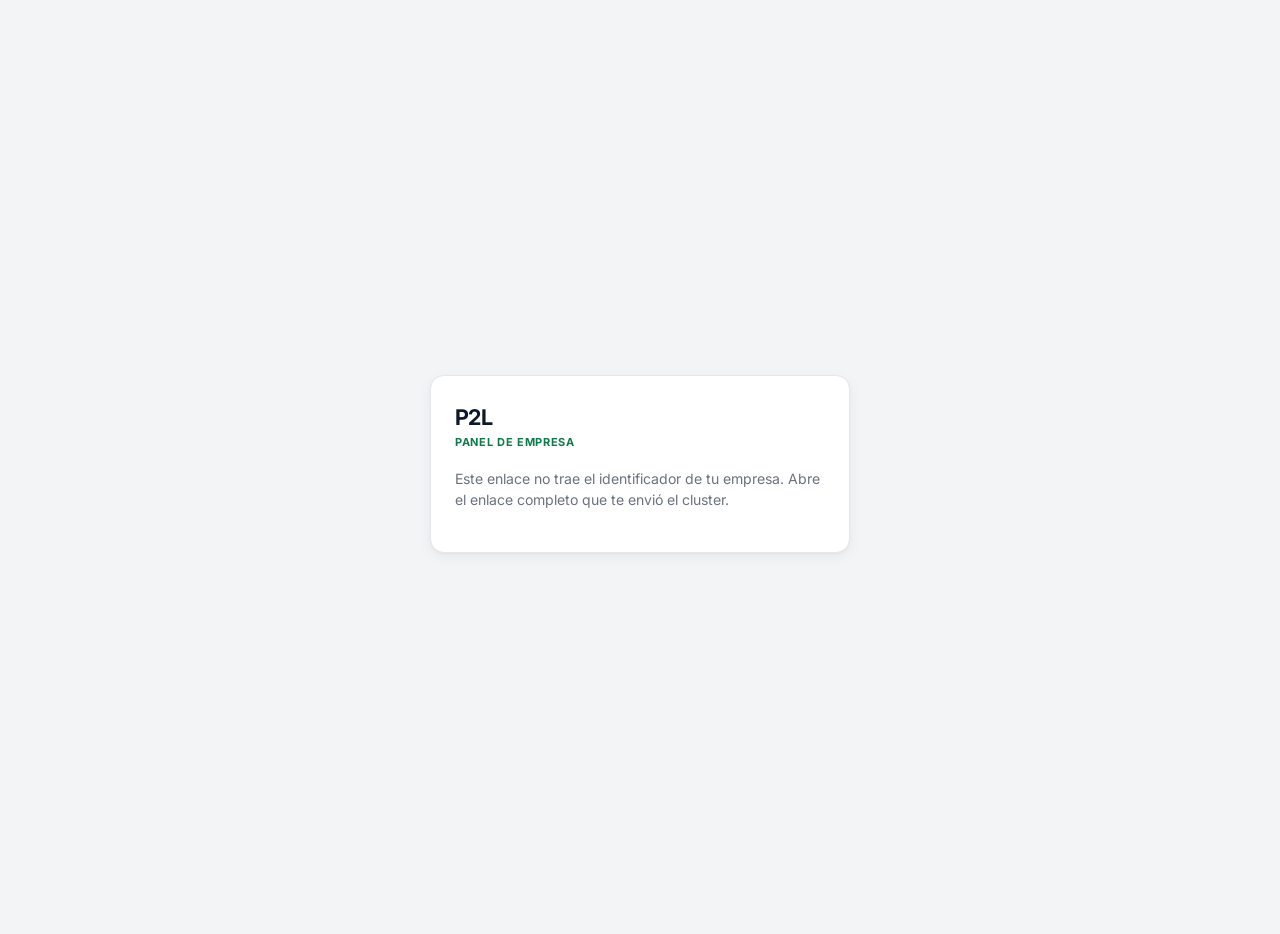
<file: panel/index.html>
<!DOCTYPE html>
<html lang="es">
<head>
  <meta charset="UTF-8" />
  <meta name="viewport" content="width=device-width, initial-scale=1.0" />
  <title>Panel de empresa — Bot WhatsApp IA</title>
  <meta name="robots" content="noindex, nofollow" />
  <meta name="theme-color" content="#ffffff" />
  <link rel="icon" href="../assets/p2l-mark.svg" type="image/svg+xml" />
  <link rel="stylesheet" href="panel.css?v=1791809119151" />
</head>
<body>
  <div id="tg-root" class="tg-co">
    <p class="tg-loading">Cargando tu panel…</p>
  </div>
  <script src="panel.js?v=1791809119151"></script>
</body>
</html>
</file>
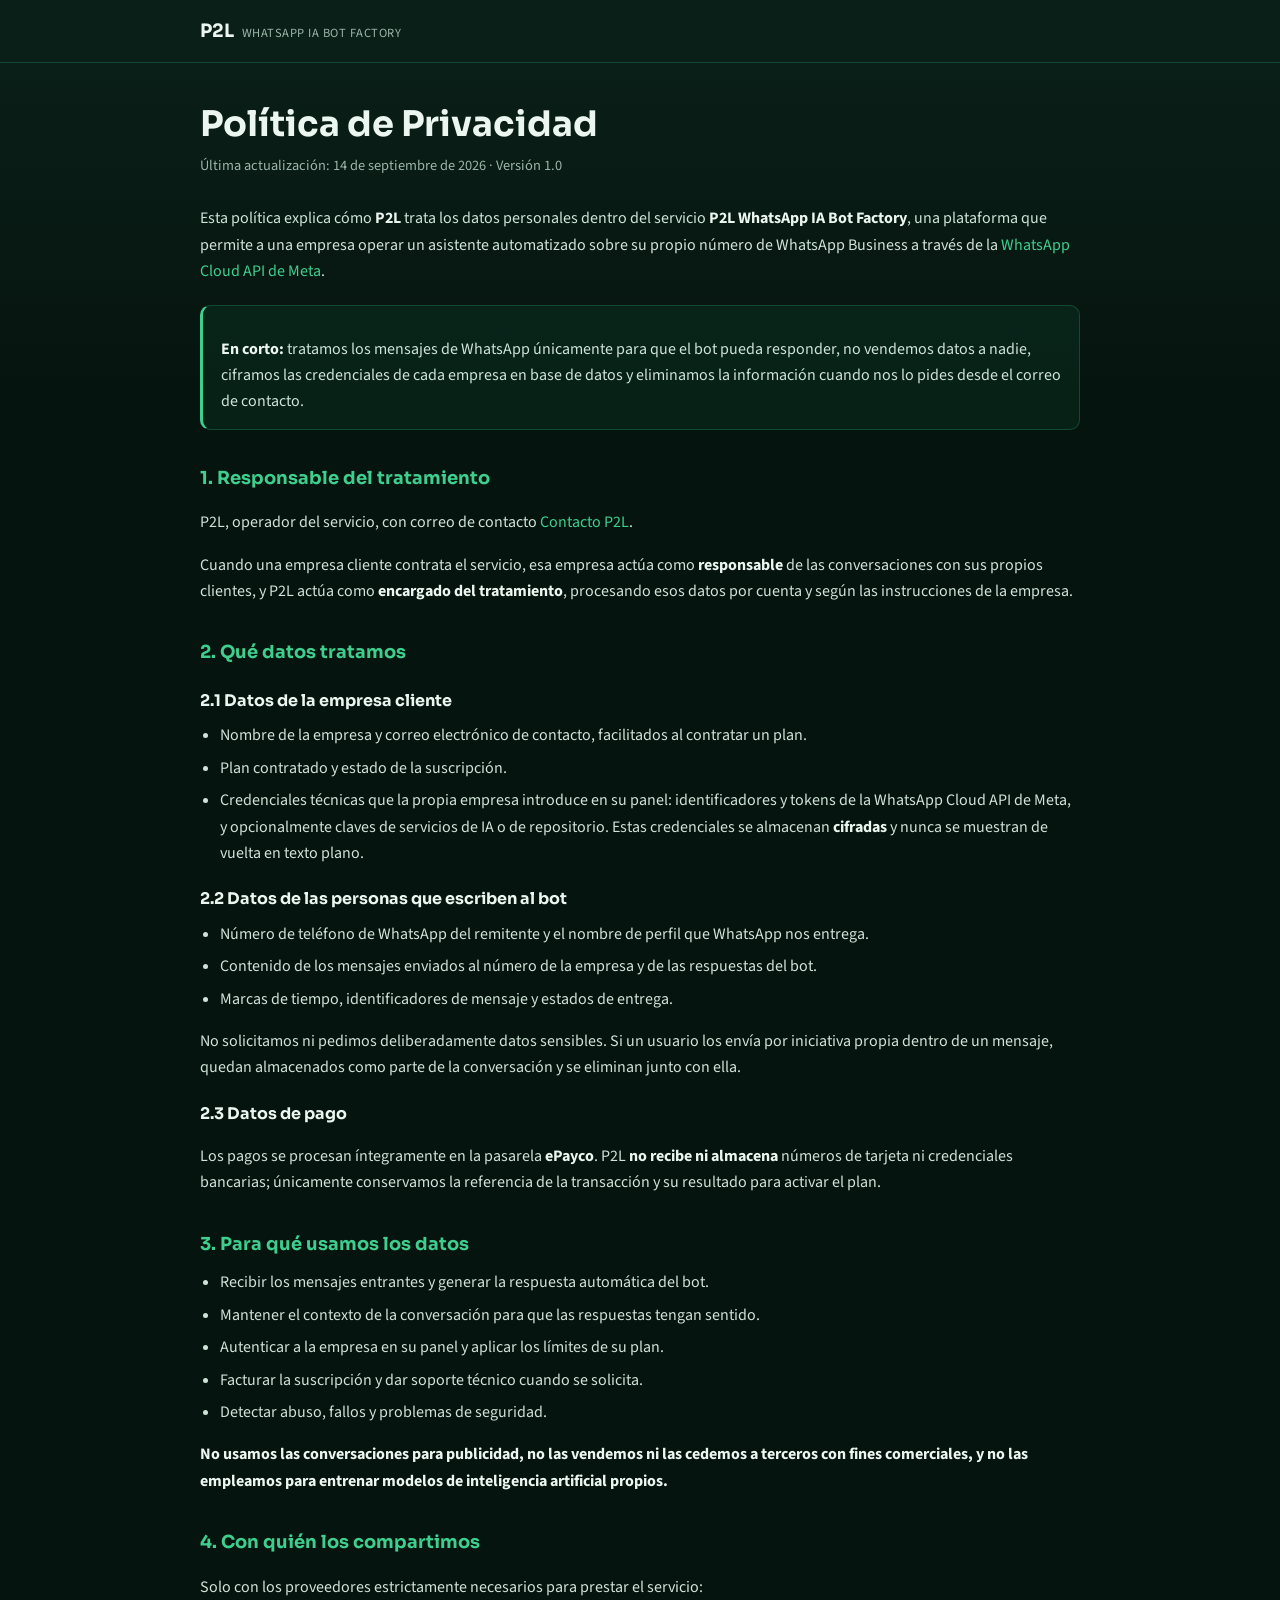
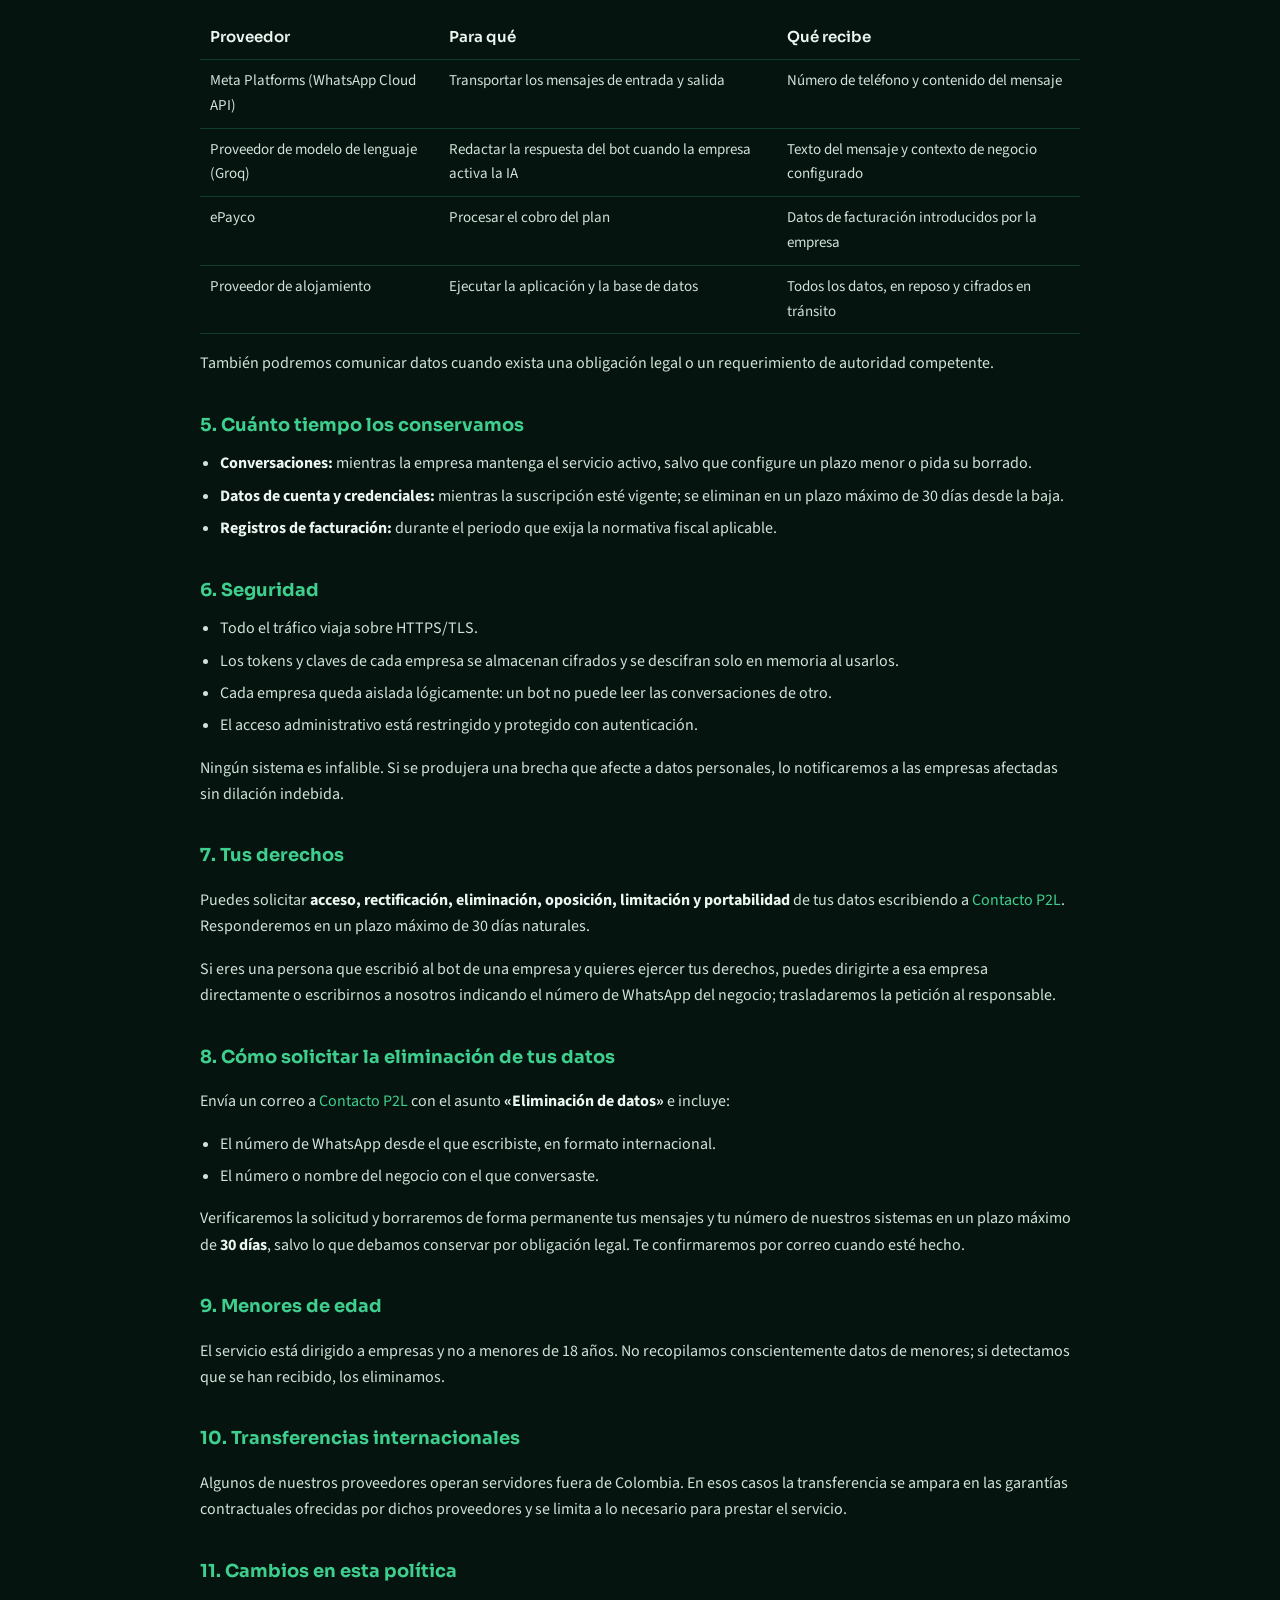
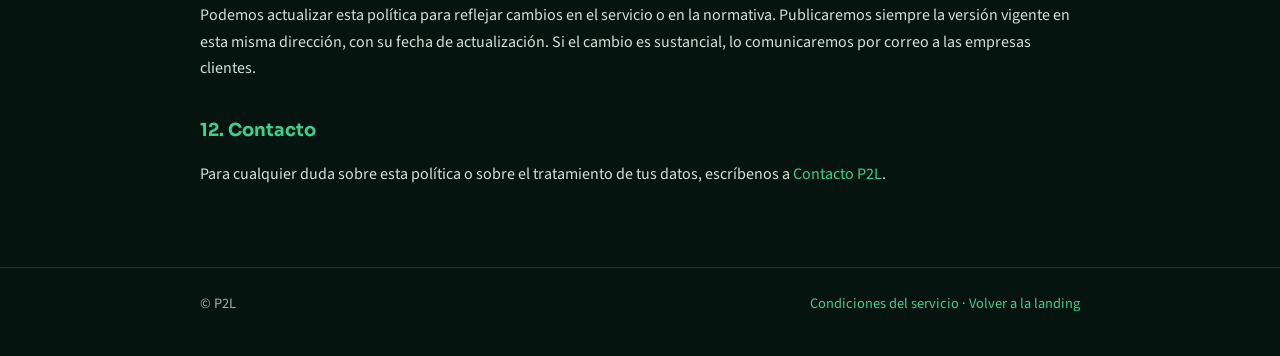
<file: privacidad.html>
<!DOCTYPE html>
<html lang="es">
<head>
  <meta charset="UTF-8" />
  <meta name="viewport" content="width=device-width, initial-scale=1.0" />
  <title>Política de Privacidad — P2L WhatsApp IA Bot Factory</title>
  <meta name="description" content="Política de privacidad de P2L WhatsApp IA Bot Factory: qué datos tratamos, con qué finalidad, con quién los compartimos y cómo solicitar su eliminación." />
  <meta name="robots" content="index, follow" />
  <meta name="theme-color" content="#0a1f18" />
  <link rel="canonical" href="https://wbsckt3.github.io/p2l-cluster-whatsapp-bot-factory-planes-landing/privacidad.html" />
  <link rel="icon" href="assets/nc-mark.svg" type="image/svg+xml" />

  <link rel="preconnect" href="https://fonts.googleapis.com" />
  <link rel="preconnect" href="https://fonts.gstatic.com" crossorigin />
  <link href="https://fonts.googleapis.com/css2?family=Sora:wght@500;600;700&family=Source+Sans+3:wght@400;500;600&display=swap" rel="stylesheet" />

  <style>
    :root {
      --bg0: #06140f;
      --bg1: #0a1f18;
      --ink: #ecf6f0;
      --muted: #9bb5a8;
      --leaf: #3ecf8e;
      --leaf-deep: #1a9f63;
      --line: rgba(62, 207, 142, 0.22);
    }
    *, *::before, *::after { box-sizing: border-box; }
    body {
      margin: 0;
      color: var(--ink);
      font-family: "Source Sans 3", sans-serif;
      background: var(--bg0);
      line-height: 1.65;
    }
    a { color: var(--leaf); text-decoration: none; }
    a:hover { text-decoration: underline; }
    .wrap { width: min(880px, calc(100% - 32px)); margin: 0 auto; }

    .site-header {
      border-bottom: 1px solid var(--line);
      background: var(--bg1);
      padding: 16px 0;
    }
    .brand { display: inline-flex; align-items: baseline; flex-wrap: wrap; gap: 0.35em 0.5em; color: var(--ink); }
    .brand:hover { text-decoration: none; }
    .brand__name { font-family: Sora, sans-serif; font-weight: 700; font-size: 1.15rem; }
    .brand__name em { font-style: normal; color: var(--leaf); }
    .brand__product { font-size: 0.78rem; color: var(--muted); letter-spacing: 0.04em; text-transform: uppercase; }
    @media (max-width: 560px) {
      .brand { flex-direction: column; align-items: flex-start; gap: 2px; line-height: 1.2; }
    }

    main { padding: 40px 0 64px; background: linear-gradient(180deg, var(--bg1), var(--bg0) 320px); }
    h1 {
      font-family: Sora, sans-serif;
      font-size: clamp(1.6rem, 4vw, 2.2rem);
      margin: 0 0 8px;
      line-height: 1.2;
    }
    .updated { color: var(--muted); font-size: 0.9rem; margin: 0 0 28px; }
    h2 {
      font-family: Sora, sans-serif;
      font-size: 1.12rem;
      color: var(--leaf);
      margin: 34px 0 10px;
      scroll-margin-top: 24px;
    }
    h3 { font-family: Sora, sans-serif; font-size: 1rem; margin: 20px 0 6px; }
    p, li { color: #cfe3d8; }
    ul { padding-left: 20px; margin: 8px 0; }
    li { margin-bottom: 6px; }
    strong { color: var(--ink); }
    .callout {
      border: 1px solid var(--line);
      border-left: 3px solid var(--leaf);
      background: rgba(26, 159, 99, 0.1);
      border-radius: 10px;
      padding: 14px 18px;
      margin: 20px 0;
    }
    .callout p:last-child { margin-bottom: 0; }
    table { width: 100%; border-collapse: collapse; margin: 12px 0; font-size: 0.94rem; }
    th, td { text-align: left; padding: 9px 10px; border-bottom: 1px solid var(--line); vertical-align: top; }
    th { color: var(--ink); font-family: Sora, sans-serif; font-weight: 600; }
    td { color: #cfe3d8; }

    .site-footer {
      padding: 24px 0 40px;
      border-top: 1px solid var(--line);
      color: var(--muted);
      font-size: 0.9rem;
    }
    .site-footer__inner { display: flex; flex-wrap: wrap; justify-content: space-between; gap: 12px; }
  </style>
</head>
<body>
  <header class="site-header">
    <div class="wrap">
      <a class="brand" href="index.html">
        <span class="brand__name">P2L</span>
        <span class="brand__product">WhatsApp IA Bot Factory</span>
      </a>
    </div>
  </header>

  <main>
    <div class="wrap">
      <h1>Política de Privacidad</h1>
      <p class="updated">Última actualización: 14 de septiembre de 2026 · Versión 1.0</p>

      <p>
        Esta política explica cómo <strong>P2L</strong> trata los datos personales dentro del servicio
        <strong>P2L WhatsApp IA Bot Factory</strong>, una plataforma que permite a una empresa operar un
        asistente automatizado sobre su propio número de WhatsApp Business a través de la
        <a href="https://developers.facebook.com/docs/whatsapp/cloud-api/" target="_blank" rel="noopener">WhatsApp Cloud API de Meta</a>.
      </p>

      <div class="callout">
        <p>
          <strong>En corto:</strong> tratamos los mensajes de WhatsApp únicamente para que el bot pueda responder,
          no vendemos datos a nadie, ciframos las credenciales de cada empresa en base de datos y eliminamos
          la información cuando nos lo pides desde el correo de contacto.
        </p>
      </div>

      <h2 id="responsable">1. Responsable del tratamiento</h2>
      <p>
        P2L, operador del servicio, con correo de contacto
        <a href="mailto:techguard_whatsappbot@gmail.com">Contacto P2L</a>.
      </p>
      <p>
        Cuando una empresa cliente contrata el servicio, esa empresa actúa como <strong>responsable</strong> de las
        conversaciones con sus propios clientes, y P2L actúa como <strong>encargado del tratamiento</strong>,
        procesando esos datos por cuenta y según las instrucciones de la empresa.
      </p>

      <h2 id="datos">2. Qué datos tratamos</h2>

      <h3>2.1 Datos de la empresa cliente</h3>
      <ul>
        <li>Nombre de la empresa y correo electrónico de contacto, facilitados al contratar un plan.</li>
        <li>Plan contratado y estado de la suscripción.</li>
        <li>
          Credenciales técnicas que la propia empresa introduce en su panel: identificadores y tokens de la
          WhatsApp Cloud API de Meta, y opcionalmente claves de servicios de IA o de repositorio.
          Estas credenciales se almacenan <strong>cifradas</strong> y nunca se muestran de vuelta en texto plano.
        </li>
      </ul>

      <h3>2.2 Datos de las personas que escriben al bot</h3>
      <ul>
        <li>Número de teléfono de WhatsApp del remitente y el nombre de perfil que WhatsApp nos entrega.</li>
        <li>Contenido de los mensajes enviados al número de la empresa y de las respuestas del bot.</li>
        <li>Marcas de tiempo, identificadores de mensaje y estados de entrega.</li>
      </ul>
      <p>
        No solicitamos ni pedimos deliberadamente datos sensibles. Si un usuario los envía por iniciativa propia
        dentro de un mensaje, quedan almacenados como parte de la conversación y se eliminan junto con ella.
      </p>

      <h3>2.3 Datos de pago</h3>
      <p>
        Los pagos se procesan íntegramente en la pasarela <strong>ePayco</strong>. P2L
        <strong>no recibe ni almacena</strong> números de tarjeta ni credenciales bancarias; únicamente
        conservamos la referencia de la transacción y su resultado para activar el plan.
      </p>

      <h2 id="finalidad">3. Para qué usamos los datos</h2>
      <ul>
        <li>Recibir los mensajes entrantes y generar la respuesta automática del bot.</li>
        <li>Mantener el contexto de la conversación para que las respuestas tengan sentido.</li>
        <li>Autenticar a la empresa en su panel y aplicar los límites de su plan.</li>
        <li>Facturar la suscripción y dar soporte técnico cuando se solicita.</li>
        <li>Detectar abuso, fallos y problemas de seguridad.</li>
      </ul>
      <p>
        <strong>No usamos las conversaciones para publicidad, no las vendemos ni las cedemos a terceros con fines
        comerciales, y no las empleamos para entrenar modelos de inteligencia artificial propios.</strong>
      </p>

      <h2 id="terceros">4. Con quién los compartimos</h2>
      <p>Solo con los proveedores estrictamente necesarios para prestar el servicio:</p>
      <table>
        <thead>
          <tr><th>Proveedor</th><th>Para qué</th><th>Qué recibe</th></tr>
        </thead>
        <tbody>
          <tr>
            <td>Meta Platforms (WhatsApp Cloud API)</td>
            <td>Transportar los mensajes de entrada y salida</td>
            <td>Número de teléfono y contenido del mensaje</td>
          </tr>
          <tr>
            <td>Proveedor de modelo de lenguaje (Groq)</td>
            <td>Redactar la respuesta del bot cuando la empresa activa la IA</td>
            <td>Texto del mensaje y contexto de negocio configurado</td>
          </tr>
          <tr>
            <td>ePayco</td>
            <td>Procesar el cobro del plan</td>
            <td>Datos de facturación introducidos por la empresa</td>
          </tr>
          <tr>
            <td>Proveedor de alojamiento</td>
            <td>Ejecutar la aplicación y la base de datos</td>
            <td>Todos los datos, en reposo y cifrados en tránsito</td>
          </tr>
        </tbody>
      </table>
      <p>
        También podremos comunicar datos cuando exista una obligación legal o un requerimiento de autoridad competente.
      </p>

      <h2 id="conservacion">5. Cuánto tiempo los conservamos</h2>
      <ul>
        <li><strong>Conversaciones:</strong> mientras la empresa mantenga el servicio activo, salvo que configure un plazo menor o pida su borrado.</li>
        <li><strong>Datos de cuenta y credenciales:</strong> mientras la suscripción esté vigente; se eliminan en un plazo máximo de 30 días desde la baja.</li>
        <li><strong>Registros de facturación:</strong> durante el periodo que exija la normativa fiscal aplicable.</li>
      </ul>

      <h2 id="seguridad">6. Seguridad</h2>
      <ul>
        <li>Todo el tráfico viaja sobre HTTPS/TLS.</li>
        <li>Los tokens y claves de cada empresa se almacenan cifrados y se descifran solo en memoria al usarlos.</li>
        <li>Cada empresa queda aislada lógicamente: un bot no puede leer las conversaciones de otro.</li>
        <li>El acceso administrativo está restringido y protegido con autenticación.</li>
      </ul>
      <p>
        Ningún sistema es infalible. Si se produjera una brecha que afecte a datos personales, lo notificaremos a
        las empresas afectadas sin dilación indebida.
      </p>

      <h2 id="derechos">7. Tus derechos</h2>
      <p>
        Puedes solicitar <strong>acceso, rectificación, eliminación, oposición, limitación y portabilidad</strong>
        de tus datos escribiendo a
        <a href="mailto:techguard_whatsappbot@gmail.com">Contacto P2L</a>.
        Responderemos en un plazo máximo de 30 días naturales.
      </p>
      <p>
        Si eres una persona que escribió al bot de una empresa y quieres ejercer tus derechos, puedes dirigirte a esa
        empresa directamente o escribirnos a nosotros indicando el número de WhatsApp del negocio; trasladaremos la
        petición al responsable.
      </p>

      <h2 id="eliminacion">8. Cómo solicitar la eliminación de tus datos</h2>
      <p>
        Envía un correo a <a href="mailto:techguard_whatsappbot@gmail.com">Contacto P2L</a>
        con el asunto <strong>«Eliminación de datos»</strong> e incluye:
      </p>
      <ul>
        <li>El número de WhatsApp desde el que escribiste, en formato internacional.</li>
        <li>El número o nombre del negocio con el que conversaste.</li>
      </ul>
      <p>
        Verificaremos la solicitud y borraremos de forma permanente tus mensajes y tu número de nuestros sistemas
        en un plazo máximo de <strong>30 días</strong>, salvo lo que debamos conservar por obligación legal.
        Te confirmaremos por correo cuando esté hecho.
      </p>

      <h2 id="menores">9. Menores de edad</h2>
      <p>
        El servicio está dirigido a empresas y no a menores de 18 años. No recopilamos conscientemente datos de
        menores; si detectamos que se han recibido, los eliminamos.
      </p>

      <h2 id="internacional">10. Transferencias internacionales</h2>
      <p>
        Algunos de nuestros proveedores operan servidores fuera de Colombia. En esos casos la transferencia se ampara
        en las garantías contractuales ofrecidas por dichos proveedores y se limita a lo necesario para prestar el servicio.
      </p>

      <h2 id="cambios">11. Cambios en esta política</h2>
      <p>
        Podemos actualizar esta política para reflejar cambios en el servicio o en la normativa. Publicaremos siempre
        la versión vigente en esta misma dirección, con su fecha de actualización. Si el cambio es sustancial, lo
        comunicaremos por correo a las empresas clientes.
      </p>

      <h2 id="contacto">12. Contacto</h2>
      <p>
        Para cualquier duda sobre esta política o sobre el tratamiento de tus datos, escríbenos a
        <a href="mailto:techguard_whatsappbot@gmail.com">Contacto P2L</a>.
      </p>
    </div>
  </main>

  <footer class="site-footer">
    <div class="wrap site-footer__inner">
      <span>© P2L</span>
      <span><a href="terminos.html">Condiciones del servicio</a> · <a href="index.html">Volver a la landing</a></span>
    </div>
  </footer>
</body>
</html>
</file>
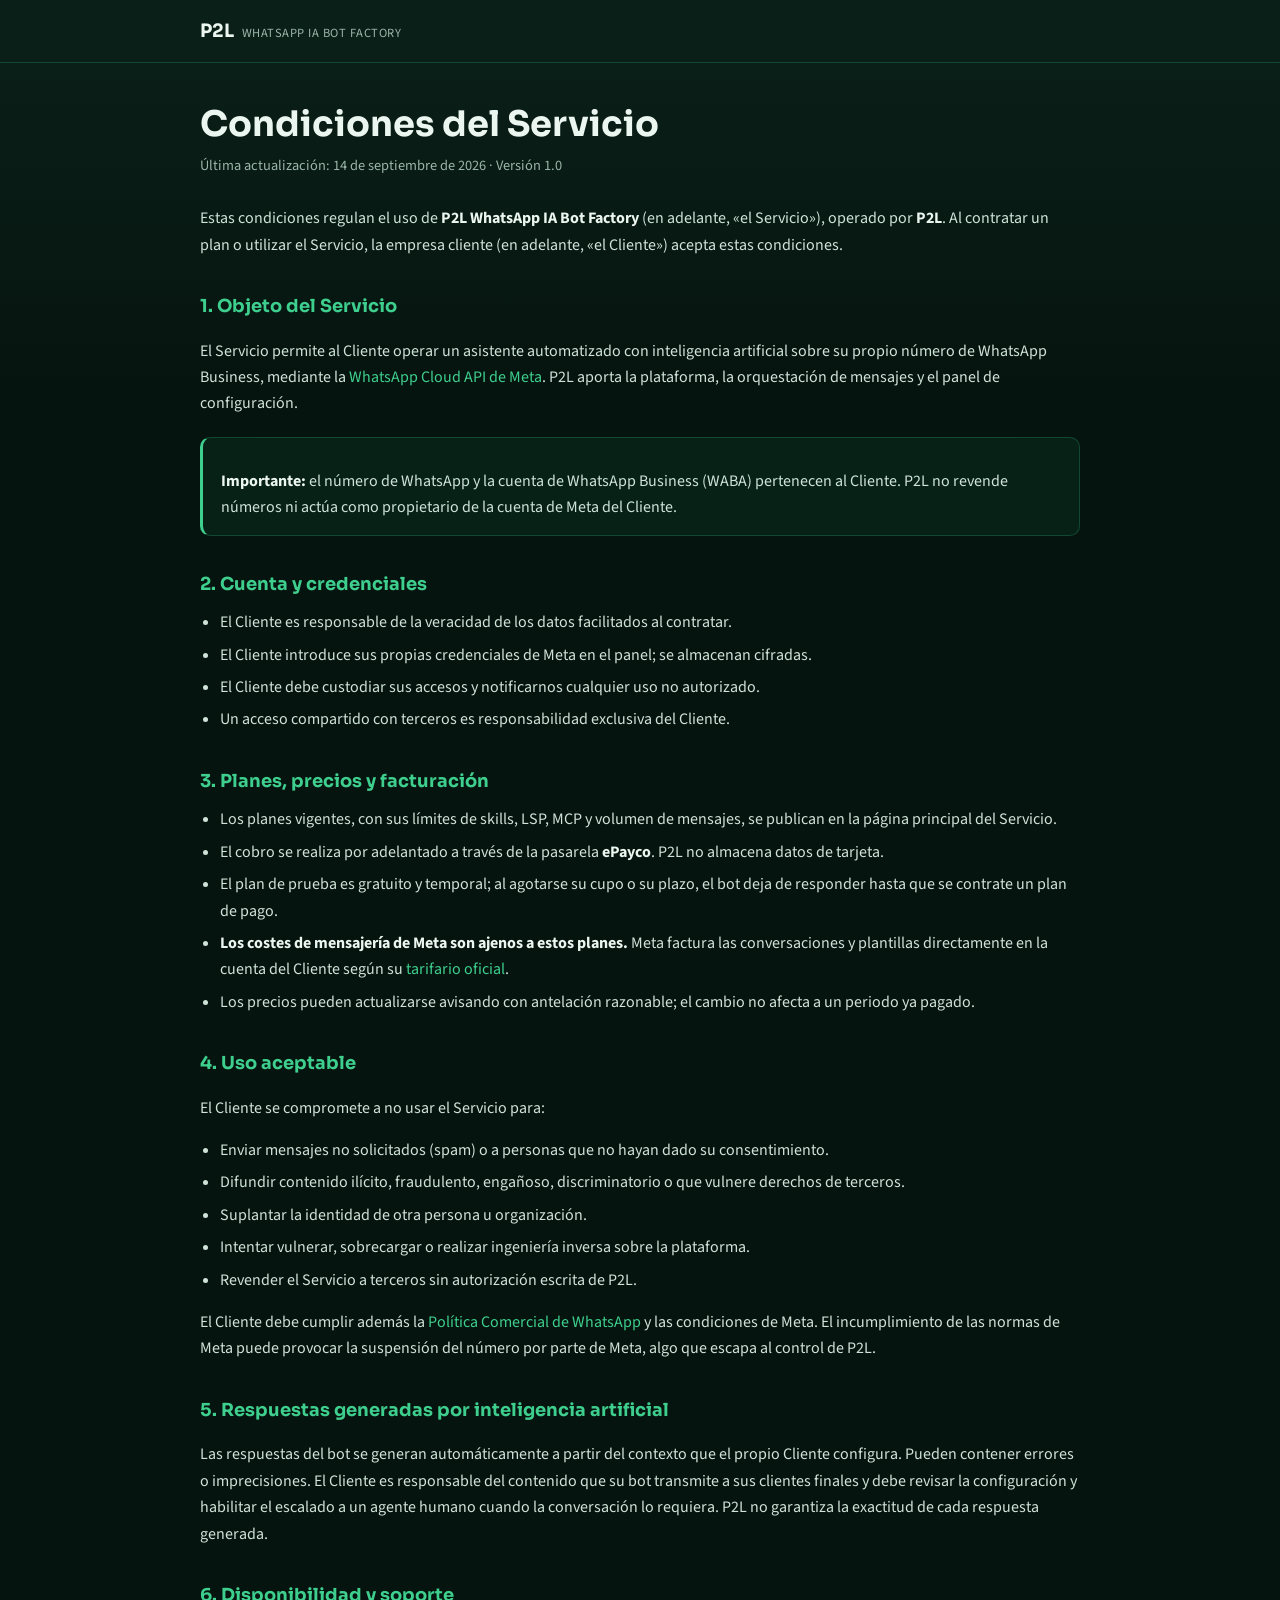
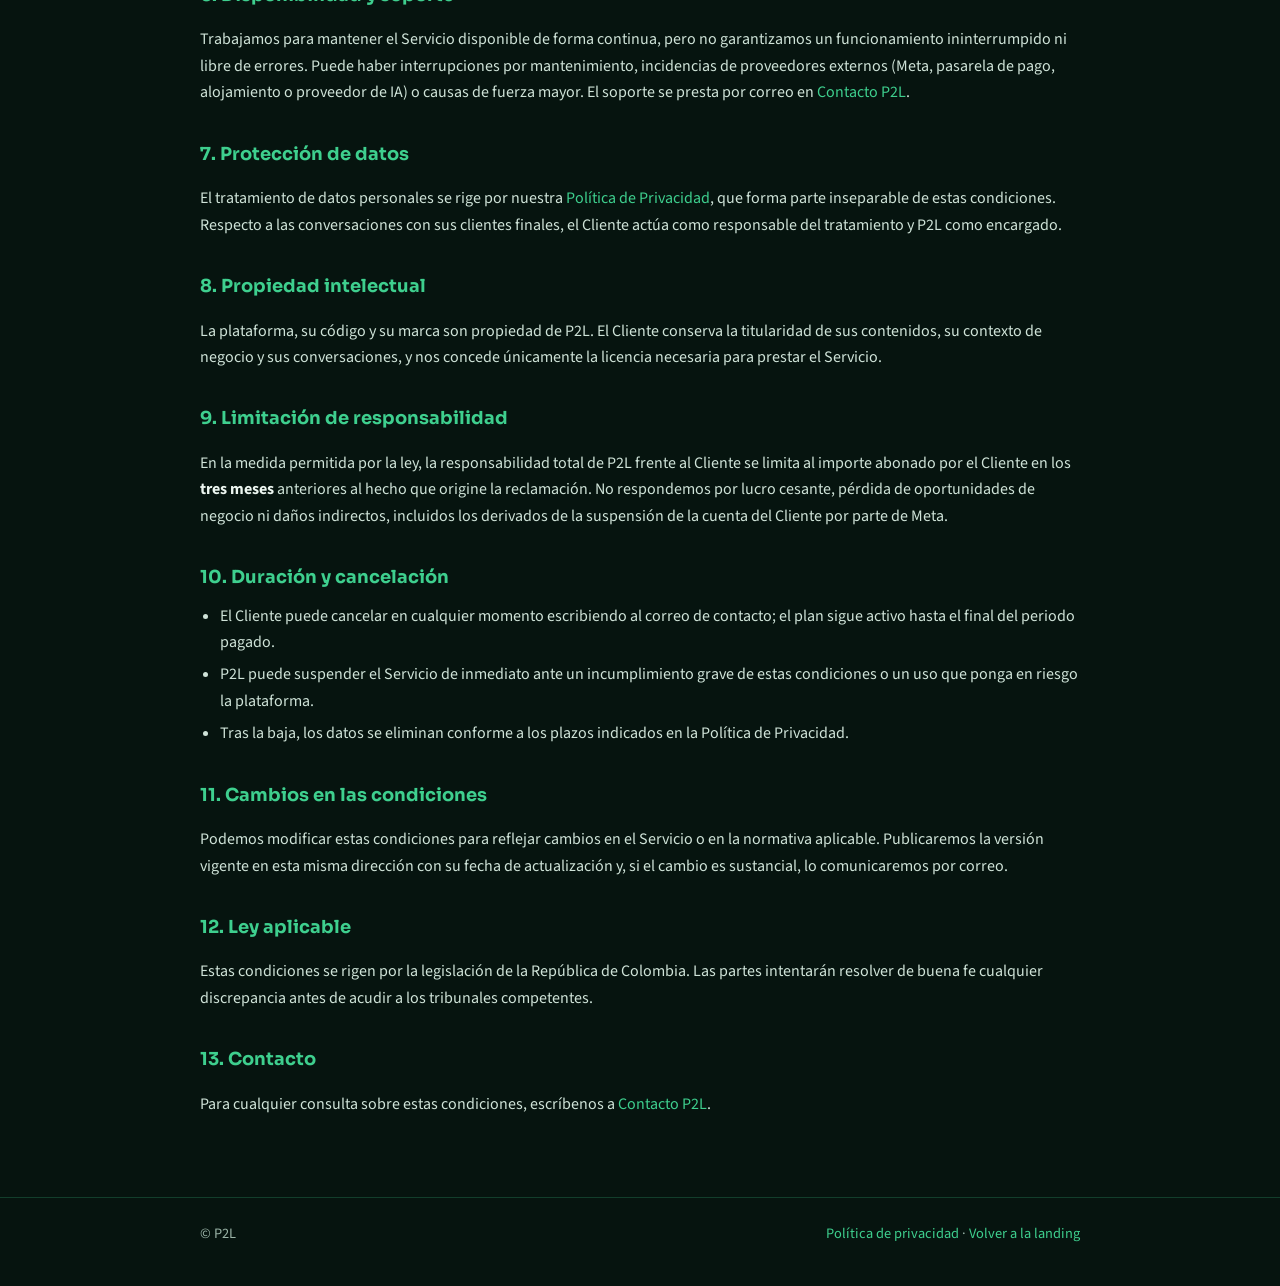
<file: terminos.html>
<!DOCTYPE html>
<html lang="es">
<head>
  <meta charset="UTF-8" />
  <meta name="viewport" content="width=device-width, initial-scale=1.0" />
  <title>Condiciones del Servicio — P2L WhatsApp IA Bot Factory</title>
  <meta name="description" content="Condiciones del servicio de P2L WhatsApp IA Bot Factory: alcance, planes, obligaciones del cliente, uso aceptable, disponibilidad y cancelación." />
  <meta name="robots" content="index, follow" />
  <meta name="theme-color" content="#0a1f18" />
  <link rel="canonical" href="https://wbsckt3.github.io/p2l-cluster-whatsapp-bot-factory-planes-landing/terminos.html" />
  <link rel="icon" href="assets/nc-mark.svg" type="image/svg+xml" />

  <link rel="preconnect" href="https://fonts.googleapis.com" />
  <link rel="preconnect" href="https://fonts.gstatic.com" crossorigin />
  <link href="https://fonts.googleapis.com/css2?family=Sora:wght@500;600;700&family=Source+Sans+3:wght@400;500;600&display=swap" rel="stylesheet" />

  <style>
    :root {
      --bg0: #06140f;
      --bg1: #0a1f18;
      --ink: #ecf6f0;
      --muted: #9bb5a8;
      --leaf: #3ecf8e;
      --line: rgba(62, 207, 142, 0.22);
    }
    *, *::before, *::after { box-sizing: border-box; }
    body {
      margin: 0;
      color: var(--ink);
      font-family: "Source Sans 3", sans-serif;
      background: var(--bg0);
      line-height: 1.65;
    }
    a { color: var(--leaf); text-decoration: none; }
    a:hover { text-decoration: underline; }
    .wrap { width: min(880px, calc(100% - 32px)); margin: 0 auto; }

    .site-header {
      border-bottom: 1px solid var(--line);
      background: var(--bg1);
      padding: 16px 0;
    }
    .brand { display: inline-flex; align-items: baseline; flex-wrap: wrap; gap: 0.35em 0.5em; color: var(--ink); }
    .brand:hover { text-decoration: none; }
    .brand__name { font-family: Sora, sans-serif; font-weight: 700; font-size: 1.15rem; }
    .brand__name em { font-style: normal; color: var(--leaf); }
    .brand__product { font-size: 0.78rem; color: var(--muted); letter-spacing: 0.04em; text-transform: uppercase; }
    @media (max-width: 560px) {
      .brand { flex-direction: column; align-items: flex-start; gap: 2px; line-height: 1.2; }
    }

    main { padding: 40px 0 64px; background: linear-gradient(180deg, var(--bg1), var(--bg0) 320px); }
    h1 {
      font-family: Sora, sans-serif;
      font-size: clamp(1.6rem, 4vw, 2.2rem);
      margin: 0 0 8px;
      line-height: 1.2;
    }
    .updated { color: var(--muted); font-size: 0.9rem; margin: 0 0 28px; }
    h2 {
      font-family: Sora, sans-serif;
      font-size: 1.12rem;
      color: var(--leaf);
      margin: 34px 0 10px;
      scroll-margin-top: 24px;
    }
    p, li { color: #cfe3d8; }
    ul { padding-left: 20px; margin: 8px 0; }
    li { margin-bottom: 6px; }
    strong { color: var(--ink); }
    .callout {
      border: 1px solid var(--line);
      border-left: 3px solid var(--leaf);
      background: rgba(26, 159, 99, 0.1);
      border-radius: 10px;
      padding: 14px 18px;
      margin: 20px 0;
    }
    .callout p:last-child { margin-bottom: 0; }

    .site-footer {
      padding: 24px 0 40px;
      border-top: 1px solid var(--line);
      color: var(--muted);
      font-size: 0.9rem;
    }
    .site-footer__inner { display: flex; flex-wrap: wrap; justify-content: space-between; gap: 12px; }
  </style>
</head>
<body>
  <header class="site-header">
    <div class="wrap">
      <a class="brand" href="index.html">
        <span class="brand__name">P2L</span>
        <span class="brand__product">WhatsApp IA Bot Factory</span>
      </a>
    </div>
  </header>

  <main>
    <div class="wrap">
      <h1>Condiciones del Servicio</h1>
      <p class="updated">Última actualización: 14 de septiembre de 2026 · Versión 1.0</p>

      <p>
        Estas condiciones regulan el uso de <strong>P2L WhatsApp IA Bot Factory</strong> (en adelante, «el Servicio»),
        operado por <strong>P2L</strong>. Al contratar un plan o utilizar el Servicio, la empresa cliente
        (en adelante, «el Cliente») acepta estas condiciones.
      </p>

      <h2 id="objeto">1. Objeto del Servicio</h2>
      <p>
        El Servicio permite al Cliente operar un asistente automatizado con inteligencia artificial sobre su propio
        número de WhatsApp Business, mediante la
        <a href="https://developers.facebook.com/docs/whatsapp/cloud-api/" target="_blank" rel="noopener">WhatsApp Cloud API de Meta</a>.
        P2L aporta la plataforma, la orquestación de mensajes y el panel de configuración.
      </p>

      <div class="callout">
        <p>
          <strong>Importante:</strong> el número de WhatsApp y la cuenta de WhatsApp Business (WABA) pertenecen al
          Cliente. P2L no revende números ni actúa como propietario de la cuenta de Meta del Cliente.
        </p>
      </div>

      <h2 id="cuenta">2. Cuenta y credenciales</h2>
      <ul>
        <li>El Cliente es responsable de la veracidad de los datos facilitados al contratar.</li>
        <li>El Cliente introduce sus propias credenciales de Meta en el panel; se almacenan cifradas.</li>
        <li>El Cliente debe custodiar sus accesos y notificarnos cualquier uso no autorizado.</li>
        <li>Un acceso compartido con terceros es responsabilidad exclusiva del Cliente.</li>
      </ul>

      <h2 id="planes">3. Planes, precios y facturación</h2>
      <ul>
        <li>Los planes vigentes, con sus límites de skills, LSP, MCP y volumen de mensajes, se publican en la página principal del Servicio.</li>
        <li>El cobro se realiza por adelantado a través de la pasarela <strong>ePayco</strong>. P2L no almacena datos de tarjeta.</li>
        <li>
          El plan de prueba es gratuito y temporal; al agotarse su cupo o su plazo, el bot deja de responder hasta que
          se contrate un plan de pago.
        </li>
        <li>
          <strong>Los costes de mensajería de Meta son ajenos a estos planes.</strong> Meta factura las conversaciones
          y plantillas directamente en la cuenta del Cliente según su
          <a href="https://developers.facebook.com/docs/whatsapp/pricing" target="_blank" rel="noopener">tarifario oficial</a>.
        </li>
        <li>Los precios pueden actualizarse avisando con antelación razonable; el cambio no afecta a un periodo ya pagado.</li>
      </ul>

      <h2 id="uso">4. Uso aceptable</h2>
      <p>El Cliente se compromete a no usar el Servicio para:</p>
      <ul>
        <li>Enviar mensajes no solicitados (spam) o a personas que no hayan dado su consentimiento.</li>
        <li>Difundir contenido ilícito, fraudulento, engañoso, discriminatorio o que vulnere derechos de terceros.</li>
        <li>Suplantar la identidad de otra persona u organización.</li>
        <li>Intentar vulnerar, sobrecargar o realizar ingeniería inversa sobre la plataforma.</li>
        <li>Revender el Servicio a terceros sin autorización escrita de P2L.</li>
      </ul>
      <p>
        El Cliente debe cumplir además la
        <a href="https://business.whatsapp.com/policy" target="_blank" rel="noopener">Política Comercial de WhatsApp</a>
        y las condiciones de Meta. El incumplimiento de las normas de Meta puede provocar la suspensión del número
        por parte de Meta, algo que escapa al control de P2L.
      </p>

      <h2 id="ia">5. Respuestas generadas por inteligencia artificial</h2>
      <p>
        Las respuestas del bot se generan automáticamente a partir del contexto que el propio Cliente configura.
        Pueden contener errores o imprecisiones. El Cliente es responsable del contenido que su bot transmite a sus
        clientes finales y debe revisar la configuración y habilitar el escalado a un agente humano cuando la
        conversación lo requiera. P2L no garantiza la exactitud de cada respuesta generada.
      </p>

      <h2 id="disponibilidad">6. Disponibilidad y soporte</h2>
      <p>
        Trabajamos para mantener el Servicio disponible de forma continua, pero no garantizamos un funcionamiento
        ininterrumpido ni libre de errores. Puede haber interrupciones por mantenimiento, incidencias de proveedores
        externos (Meta, pasarela de pago, alojamiento o proveedor de IA) o causas de fuerza mayor. El soporte se presta
        por correo en <a href="mailto:techguard_whatsappbot@gmail.com">Contacto P2L</a>.
      </p>

      <h2 id="datos">7. Protección de datos</h2>
      <p>
        El tratamiento de datos personales se rige por nuestra
        <a href="privacidad.html">Política de Privacidad</a>, que forma parte inseparable de estas condiciones.
        Respecto a las conversaciones con sus clientes finales, el Cliente actúa como responsable del tratamiento y
        P2L como encargado.
      </p>

      <h2 id="propiedad">8. Propiedad intelectual</h2>
      <p>
        La plataforma, su código y su marca son propiedad de P2L. El Cliente conserva la titularidad de sus
        contenidos, su contexto de negocio y sus conversaciones, y nos concede únicamente la licencia necesaria para
        prestar el Servicio.
      </p>

      <h2 id="responsabilidad">9. Limitación de responsabilidad</h2>
      <p>
        En la medida permitida por la ley, la responsabilidad total de P2L frente al Cliente se limita al importe
        abonado por el Cliente en los <strong>tres meses</strong> anteriores al hecho que origine la reclamación.
        No respondemos por lucro cesante, pérdida de oportunidades de negocio ni daños indirectos, incluidos los
        derivados de la suspensión de la cuenta del Cliente por parte de Meta.
      </p>

      <h2 id="cancelacion">10. Duración y cancelación</h2>
      <ul>
        <li>El Cliente puede cancelar en cualquier momento escribiendo al correo de contacto; el plan sigue activo hasta el final del periodo pagado.</li>
        <li>P2L puede suspender el Servicio de inmediato ante un incumplimiento grave de estas condiciones o un uso que ponga en riesgo la plataforma.</li>
        <li>Tras la baja, los datos se eliminan conforme a los plazos indicados en la Política de Privacidad.</li>
      </ul>

      <h2 id="cambios">11. Cambios en las condiciones</h2>
      <p>
        Podemos modificar estas condiciones para reflejar cambios en el Servicio o en la normativa aplicable.
        Publicaremos la versión vigente en esta misma dirección con su fecha de actualización y, si el cambio es
        sustancial, lo comunicaremos por correo.
      </p>

      <h2 id="ley">12. Ley aplicable</h2>
      <p>
        Estas condiciones se rigen por la legislación de la República de Colombia. Las partes intentarán resolver de
        buena fe cualquier discrepancia antes de acudir a los tribunales competentes.
      </p>

      <h2 id="contacto">13. Contacto</h2>
      <p>
        Para cualquier consulta sobre estas condiciones, escríbenos a
        <a href="mailto:techguard_whatsappbot@gmail.com">Contacto P2L</a>.
      </p>
    </div>
  </main>

  <footer class="site-footer">
    <div class="wrap site-footer__inner">
      <span>© P2L</span>
      <span><a href="privacidad.html">Política de privacidad</a> · <a href="index.html">Volver a la landing</a></span>
    </div>
  </footer>
</body>
</html>
</file>
<file: panel/panel.css>
@import url('https://fonts.googleapis.com/css2?family=Inter:wght@400;500;600;700&display=swap');

/* El panel estático no tiene el reset global de la SPA: lo replicamos aquí. */
html, body {
  margin: 0;
  padding: 0;
  background: #f3f4f6;
  font-family: Inter, -apple-system, BlinkMacSystemFont, 'Segoe UI', Roboto, sans-serif;
  font-size: 16px;
}
.tg-co *, .tg-co *::before, .tg-co *::after { box-sizing: border-box; }

.tg-co {
  --bg: #f3f4f6;
  --surface: #ffffff;
  --surface-2: #f9fafb;
  --ink: #0f172a;
  --ink-2: #374151;
  --muted: #6b7280;
  --leaf: #1a9f63;
  --leaf-deep: #147a4c;
  --leaf-ink: #0f7a4a;
  --leaf-soft: #e7f7ef;
  --line: #e5e7eb;
  --danger: #dc2626;
  --shadow: 0 1px 2px rgba(15, 23, 42, 0.04), 0 4px 14px rgba(15, 23, 42, 0.05);
  min-height: 100vh;
  width: 100%;
  max-width: none;
  box-sizing: border-box;
  padding: 14px clamp(12px, 1.5vw, 20px) 20px;
  color: var(--ink);
  font-family: Inter, -apple-system, BlinkMacSystemFont, 'Segoe UI', Roboto, sans-serif;
  line-height: 1.45;
  -webkit-font-smoothing: antialiased;
  background: var(--bg);
}
.tg-co__header {
  display: flex;
  justify-content: space-between;
  align-items: center;
  gap: 12px;
  margin-bottom: 12px;
  padding-bottom: 10px;
  border-bottom: 1px solid var(--line);
}
.tg-co__headline {
  flex: 1;
  min-width: 0;
  margin: 0;
  font-size: clamp(1.2rem, 2.4vw, 1.6rem);
  font-weight: 800;
  letter-spacing: -0.02em;
  line-height: 1.3;
  color: var(--ink);
  white-space: nowrap;
  overflow-x: auto;
}
.tg-co__sep {
  display: inline-block;
  margin: 0 0.45em;
  color: var(--leaf-ink);
  font-weight: 800;
}
.tg-co__meta {
  display: flex;
  flex-wrap: wrap;
  align-items: center;
  gap: 8px 16px;
}
.tg-panel-line {
  display: inline-flex;
  align-items: center;
  gap: 6px;
  margin: 0;
  font-size: 0.82rem;
  min-width: 0;
}
.tg-panel-line code {
  max-width: min(42vw, 420px);
  overflow: hidden;
  text-overflow: ellipsis;
  white-space: nowrap;
  display: inline-block;
  vertical-align: bottom;
}
.tg-co__nav {
  display: flex;
  gap: 8px;
  align-items: center;
  flex: 0 0 auto;
}
.tg-err {
  margin: 0 0 8px;
  padding: 8px 12px;
  border-radius: 8px;
  background: #fef2f2;
  border: 1px solid #fecaca;
  color: #991b1b;
  font-size: 14px;
}
.tg-note {
  margin: 0 0 8px;
  padding: 8px 12px;
  border-radius: 8px;
  background: var(--leaf-soft);
  border: 1px solid #bbf0d5;
  color: var(--leaf-ink);
  font-size: 14px;
}

.tg-board {
  display: grid;
  grid-template-columns: 1.15fr 1.15fr 0.95fr;
  grid-template-rows: auto minmax(320px, 0.85fr) minmax(280px, 1fr) auto;
  grid-template-areas:
    'brand brand ai'
    'chats chats chats'
    'ctx   ctx   wa'
    'ctx   ctx   tutorial';
  gap: 10px;
  width: 100%;
  min-height: calc(100vh - 110px);
  align-items: stretch;
}
.tg-board__brand { grid-area: brand; }
.tg-board__chats { grid-area: chats; min-height: 0; }
.tg-board__ctx { grid-area: ctx; display: flex; flex-direction: column; gap: 12px; min-height: 0; }
.tg-board__flows { grid-area: flows; } /* más adelante */
.tg-board__tutorial { grid-area: tutorial; }
.tg-board__wa { grid-area: wa; }
.tg-board__orch { grid-area: orch; } /* más adelante */
.tg-board__ai { grid-area: ai; }

.tg-chats__status {
  display: flex;
  align-items: center;
  gap: 10px;
  flex-wrap: wrap;
}
.tg-chats__live {
  font-size: 0.78rem;
  font-weight: 600;
  color: var(--muted);
}
.tg-chats__live--on { color: var(--leaf-ink); }
.tg-chats__body {
  display: grid;
  grid-template-columns: minmax(180px, 240px) 1fr;
  gap: 0;
  min-height: 280px;
  flex: 1 1 auto;
  border: 1px solid var(--line);
  border-radius: 10px;
  overflow: hidden;
  background: var(--surface-2);
}
.tg-chats__list {
  border-right: 1px solid var(--line);
  overflow-y: auto;
  max-height: 360px;
  background: var(--surface);
}
.tg-chats__item {
  display: grid;
  grid-template-columns: 1fr auto;
  grid-template-areas: 'phone time' 'preview preview';
  gap: 2px 8px;
  width: 100%;
  text-align: left;
  padding: 10px 12px;
  border: 0;
  border-bottom: 1px solid var(--line);
  background: transparent;
  cursor: pointer;
  font: inherit;
  color: inherit;
}
.tg-chats__item:hover { background: var(--leaf-soft); }
.tg-chats__item--active { background: var(--leaf-soft); box-shadow: inset 3px 0 0 var(--leaf); }
.tg-chats__item--flash { animation: tg-chat-flash 1.4s ease; }
.tg-chats__item--live {
  position: relative;
  z-index: 1;
  background: rgba(231, 247, 239, 0.85);
  border-bottom-color: transparent;
  box-shadow:
    inset 3px 0 0 #1a9f63,
    0 0 0 1px rgba(62, 207, 142, 0.65),
    0 0 10px 2px rgba(62, 207, 142, 0.4),
    0 0 22px 6px rgba(26, 159, 99, 0.22);
  animation: tg-chat-glow 1.7s ease-in-out infinite;
}
.tg-chats__item--live.tg-chats__item--active {
  background: #e7f7ef;
}
.tg-chats__item--live-hit {
  animation: tg-chat-glow-hit 1.2s ease, tg-chat-glow 1.7s ease-in-out 1.2s infinite;
}
.tg-chats__item--live .tg-chats__phone {
  color: #0f7a4a;
}
@keyframes tg-chat-flash {
  0%, 100% { background: transparent; }
  30% { background: #dcfce7; }
}
@keyframes tg-chat-glow {
  0%, 100% {
    box-shadow:
      inset 3px 0 0 #1a9f63,
      0 0 0 1px rgba(62, 207, 142, 0.5),
      0 0 8px 1px rgba(62, 207, 142, 0.28),
      0 0 16px 4px rgba(26, 159, 99, 0.14);
  }
  50% {
    box-shadow:
      inset 3px 0 0 #3ecf8e,
      0 0 0 2px rgba(62, 207, 142, 0.85),
      0 0 14px 4px rgba(62, 207, 142, 0.55),
      0 0 28px 8px rgba(26, 159, 99, 0.32);
  }
}
@keyframes tg-chat-glow-hit {
  0% {
    box-shadow:
      inset 3px 0 0 #3ecf8e,
      0 0 0 3px rgba(62, 207, 142, 1),
      0 0 20px 8px rgba(62, 207, 142, 0.75),
      0 0 36px 12px rgba(26, 159, 99, 0.45);
  }
  100% {
    box-shadow:
      inset 3px 0 0 #1a9f63,
      0 0 0 1px rgba(62, 207, 142, 0.65),
      0 0 10px 2px rgba(62, 207, 142, 0.4),
      0 0 22px 6px rgba(26, 159, 99, 0.22);
  }
}
.tg-chats__phone { grid-area: phone; font-weight: 700; font-size: 0.86rem; }
.tg-chats__time { grid-area: time; font-size: 0.72rem; color: var(--muted); }
.tg-chats__preview {
  grid-area: preview;
  font-size: 0.78rem;
  color: var(--muted);
  white-space: nowrap;
  overflow: hidden;
  text-overflow: ellipsis;
}
.tg-chats__thread { display: flex; flex-direction: column; min-height: 0; min-width: 0; }
.tg-chats__thread-head {
  display: flex;
  justify-content: space-between;
  align-items: center;
  gap: 8px;
  padding: 8px 12px;
  border-bottom: 1px solid var(--line);
  background: var(--surface);
  font-size: 0.88rem;
}
.tg-chats__msgs {
  flex: 1 1 auto;
  overflow-y: auto;
  max-height: 320px;
  padding: 12px;
  display: flex;
  flex-direction: column;
  gap: 8px;
}
.tg-chats__bubble {
  max-width: min(92%, 520px);
  padding: 8px 11px;
  border-radius: 12px;
  font-size: 0.88rem;
  line-height: 1.4;
}
.tg-chats__bubble p { margin: 2px 0 4px; white-space: pre-wrap; word-break: break-word; }
.tg-chats__bubble time { display: block; font-size: 0.7rem; color: var(--muted); }
.tg-chats__bubble-role {
  font-size: 0.68rem;
  font-weight: 700;
  text-transform: uppercase;
  letter-spacing: 0.04em;
  opacity: 0.75;
}
.tg-chats__bubble--user {
  align-self: flex-start;
  background: #fff;
  border: 1px solid var(--line);
}
.tg-chats__bubble--bot {
  align-self: flex-end;
  background: var(--leaf-soft);
  border: 1px solid #bbf0d5;
  color: #0f3d2a;
}
.tg-chats__empty {
  margin: 16px;
  color: var(--muted);
  font-size: 0.88rem;
  text-align: center;
}

.tg-ctx__lead {
  margin: 2px 0 0;
  font-size: 0.82rem;
  color: var(--muted);
  font-weight: 500;
}
.tg-panel__head--sub { margin-bottom: 6px; }
.tg-panel__head--sub h3 {
  margin: 0;
  font-size: 0.95rem;
  font-weight: 700;
}
.tg-ctx__row {
  display: grid;
  grid-template-columns: 1fr 1fr;
  gap: 12px;
  min-height: 0;
  flex: 1 1 auto;
  align-items: stretch;
}
.tg-ctx__block {
  display: flex;
  flex-direction: column;
  min-height: 0;
  flex: 1 1 auto;
}
.tg-ctx__block--links {
  flex: 0 0 auto;
  padding-top: 10px;
  border-top: 1px solid var(--line);
}
.tg-ctx__block .tg-area--fill { min-height: 180px; flex: 1 1 auto; }

.tg-ai__row {
  display: flex;
  flex-wrap: wrap;
  align-items: baseline;
  justify-content: space-between;
  gap: 6px 12px;
  margin-bottom: 8px;
}
.tg-ai__big {
  font-size: 1.25rem;
  font-weight: 700;
  color: var(--ink);
}
.tg-ai__big small {
  font-size: 0.82rem;
  font-weight: 500;
  color: var(--muted);
}
.tg-ai__cost {
  font-size: 1.05rem;
  font-weight: 700;
  color: var(--leaf-deep, #1a9f63);
}
.tg-ai__bar {
  height: 8px;
  border-radius: 999px;
  background: rgba(15, 23, 42, 0.08);
  overflow: hidden;
  margin-bottom: 8px;
}
.tg-ai__fill {
  height: 100%;
  border-radius: 999px;
  background: linear-gradient(90deg, #3ecf8e, #1a9f63);
  transition: width 0.25s ease;
}
.tg-ai__fill--warn { background: linear-gradient(90deg, #fb923c, #f97316); }
.tg-ai__fill--danger { background: linear-gradient(90deg, #f87171, #dc2626); }
.tg-ai__line {
  margin: 4px 0 0;
  font-size: 0.8rem;
  line-height: 1.45;
}
.tg-ai__warn { color: #dc2626; }

.tg-panel {
  margin: 0;
  padding: 14px;
  border-radius: 12px;
  border: 1px solid var(--line);
  background: var(--surface);
  box-shadow: var(--shadow);
  min-width: 0;
  display: flex;
  flex-direction: column;
  gap: 8px;
}
.tg-panel__head {
  display: flex;
  align-items: center;
  justify-content: space-between;
  gap: 8px;
  flex-wrap: wrap;
}
.tg-panel h2 {
  margin: 0;
  font-size: 0.98rem;
  font-weight: 600;
  color: var(--ink);
}
.tg-panel h3 {
  margin: 0 0 6px;
  font-size: 0.82rem;
  font-weight: 600;
  color: var(--leaf-ink);
}
.tg-chip {
  font-size: 0.68rem;
  font-weight: 600;
  color: var(--leaf-ink);
  background: var(--leaf-soft);
  border: 1px solid #bbf0d5;
  border-radius: 999px;
  padding: 2px 8px;
}
.tg-grid { display: grid; gap: 8px; }
.tg-grid--brand { grid-template-columns: repeat(2, minmax(0, 1fr)); }
.tg-field--wide { grid-column: 1 / -1; }
.tg-grid--links { grid-template-columns: 1fr 1fr; }
.tg-grid--wa { grid-template-columns: 1fr 1fr; }
.tg-span-full { grid-column: 1 / -1; }
.tg-hint {
  display: block;
  margin-top: 1px;
  font-style: normal;
  font-weight: 400;
  font-size: 0.66rem;
  line-height: 1.3;
  color: #9ca3af;
}
/* Verify token: lo emite el backend, el cliente solo lo copia hacia Meta. */
.tg-ro-wrap { position: relative; display: block; }
.tg-co .tg-input--ro {
  background: #eff6ff;
  border-color: #bfdbfe;
  color: #1e3a8a;
  font-family: ui-monospace, monospace;
  font-size: 12.5px;
  padding-right: 36px;
  cursor: default;
}
.tg-co .tg-input--ro:focus {
  border-color: #60a5fa;
  box-shadow: 0 0 0 3px rgba(59, 130, 246, 0.16);
}
.tg-copy {
  position: absolute;
  top: 50%;
  right: 5px;
  transform: translateY(-50%);
  display: inline-flex;
  align-items: center;
  justify-content: center;
  width: 26px;
  height: 26px;
  padding: 0;
  border: 1px solid #bfdbfe;
  border-radius: 6px;
  background: #ffffff;
  color: #1d4ed8;
  cursor: pointer;
  transition: background 0.15s ease;
}
.tg-copy:hover { background: #dbeafe; }
.tg-field {
  display: flex;
  flex-direction: column;
  gap: 3px;
  margin: 0;
  min-width: 0;
}
.tg-field span {
  font-size: 0.7rem;
  color: var(--muted);
  font-weight: 600;
}
.tg-area,
.tg-co input {
  width: 100%;
  padding: 8px 10px;
  border-radius: 8px;
  border: 1px solid var(--line);
  background: var(--surface);
  color: var(--ink);
  margin: 0;
  font-family: inherit;
  font-size: 14px;
  box-sizing: border-box;
}
.tg-co input::placeholder,
.tg-area::placeholder { color: #9ca3af; }
.tg-area:focus,
.tg-co input:focus {
  outline: none;
  border-color: var(--leaf);
  box-shadow: 0 0 0 3px rgba(26, 159, 99, 0.14);
}
.tg-area {
  font-family: ui-monospace, monospace;
  font-size: 12.5px;
  resize: vertical;
  min-height: 72px;
  background: var(--surface-2);
}
.tg-area--fill {
  flex: 1;
  min-height: 180px;
  resize: none;
}
.tg-btn {
  display: inline-flex;
  align-items: center;
  justify-content: center;
  width: auto;
  height: auto;
  align-self: flex-start;
  padding: 8px 14px;
  border-radius: 8px;
  border: 1px solid transparent;
  background: linear-gradient(135deg, var(--leaf), var(--leaf-deep));
  color: #ffffff;
  font: inherit;
  font-size: 14px;
  font-weight: 600;
  cursor: pointer;
  text-decoration: none;
  white-space: nowrap;
  flex: 0 0 auto;
  transition: all 0.2s ease;
}
.tg-btn:hover:not(:disabled) {
  filter: brightness(1.05);
  box-shadow: 0 2px 8px rgba(26, 159, 99, 0.28);
}
.tg-btn.ghost {
  background: var(--surface);
  border-color: var(--line);
  color: var(--ink-2);
}
.tg-btn.ghost:hover:not(:disabled) {
  border-color: var(--leaf);
  color: var(--leaf-ink);
  background: var(--leaf-soft);
  box-shadow: none;
}
.tg-btn.sm { padding: 4px 10px; font-size: 0.78rem; margin-left: 0; }
.tg-btn:disabled { opacity: 0.5; }
.tg-muted { color: var(--muted); font-size: 0.84rem; }
.tg-tutorial__lead { margin: 0; }
.tg-tutorial__steps {
  margin: 0;
  padding-left: 1.1rem;
  color: var(--muted);
  font-size: 0.82rem;
  line-height: 1.4;
  overflow: auto;
  flex: 1;
  min-height: 0;
}
.tg-tutorial__steps li { margin-bottom: 8px; }
.tg-tutorial__steps strong {
  display: block;
  color: var(--ink);
  margin-bottom: 1px;
  font-size: 0.84rem;
  font-weight: 600;
}
.tg-tutorial a { color: var(--leaf-ink); font-weight: 500; }
.tg-wa-hook {
  margin: 0;
  font-size: 0.78rem;
  word-break: break-all;
}
.tg-orch-out {
  flex: 1;
  min-height: 0;
  overflow: auto;
  display: flex;
  flex-direction: column;
  gap: 8px;
}
.tg-runbook pre {
  white-space: pre-wrap;
  background: var(--surface-2);
  border: 1px solid var(--line);
  border-radius: 8px;
  padding: 10px;
  font-size: 11.5px;
  max-height: 220px;
  overflow: auto;
  color: var(--ink-2);
  margin: 0;
}
.tg-files ul { margin: 0; padding-left: 18px; color: var(--muted); }
.tg-co code {
  padding: 1px 5px;
  border-radius: 5px;
  background: var(--leaf-soft);
  color: var(--leaf-ink);
  font-size: 0.85em;
  word-break: break-all;
}

@media (max-width: 1200px) {
  .tg-board {
    grid-template-columns: 1.2fr 0.8fr;
    grid-template-rows: auto;
    grid-template-areas:
      'brand ai'
      'chats chats'
      'ctx ctx'
      'wa tutorial';
    min-height: 0;
  }
  .tg-grid--brand { grid-template-columns: repeat(2, minmax(0, 1fr)); }
  .tg-field--wide { grid-column: 1 / -1; }
  .tg-area--fill { min-height: 140px; resize: vertical; }
}

@media (max-width: 760px) {
  .tg-board {
    grid-template-columns: 1fr;
    grid-template-areas:
      'brand'
      'ai'
      'chats'
      'ctx'
      'wa'
      'tutorial';
  }
  .tg-chats__body { grid-template-columns: 1fr; }
  .tg-chats__list { max-height: 160px; border-right: 0; border-bottom: 1px solid var(--line); }
  .tg-ctx__row { grid-template-columns: 1fr; }
  .tg-grid--brand,
  .tg-grid--links,
  .tg-grid--wa { grid-template-columns: 1fr; }
  .tg-co__header { flex-wrap: wrap; }
}

/* ── Pantalla de acceso (solo panel estático) ───────────────────────── */
.tg-gate {
  min-height: 100vh;
  display: grid;
  place-items: center;
  padding: 24px 16px;
}
.tg-gate__card {
  width: min(420px, 100%);
  background: var(--surface);
  border: 1px solid var(--line);
  border-radius: 14px;
  box-shadow: var(--shadow);
  padding: 26px 24px;
}
.tg-gate__brand {
  margin: 0 0 2px;
  font-size: 1.35rem;
  font-weight: 700;
  letter-spacing: -0.03em;
}
.tg-gate__brand em { font-style: normal; color: var(--leaf-deep); }
.tg-gate__eyebrow {
  margin: 0 0 18px;
  color: var(--leaf-ink);
  font-size: 11px;
  font-weight: 700;
  letter-spacing: 0.06em;
  text-transform: uppercase;
}
.tg-gate__lead { margin: 0 0 16px; color: var(--muted); font-size: 0.88rem; }
.tg-gate__id {
  display: block;
  margin: 0 0 16px;
  padding: 8px 10px;
  border-radius: 8px;
  background: var(--surface-2);
  border: 1px solid var(--line);
  font-family: ui-monospace, monospace;
  font-size: 12px;
  word-break: break-all;
  color: var(--muted);
}
.tg-gate__card .tg-btn { width: 100%; margin-top: 14px; align-self: stretch; }
.tg-gate__foot { margin: 16px 0 0; font-size: 0.76rem; color: var(--muted); text-align: center; }
.tg-hidden { display: none !important; }
.tg-loading { padding: 40px 16px; text-align: center; color: var(--muted); }

.tg-plan-flag {
  display: inline-flex;
  align-items: center;
  margin-right: 8px;
  padding: 3px 10px;
  border-radius: 999px;
  background: var(--leaf-deep);
  color: #fff;
  font-size: 0.82rem;
  font-weight: 800;
}
.is-plan-off { filter: grayscale(1); opacity: 0.62; }
.tg-plan-lock { margin: 0 0 8px; color: #6b6560; font-size: 0.82rem; font-weight: 700; }

#p2l-support-fab {
  position: fixed;
  right: 18px;
  bottom: 18px;
  z-index: 40;
  display: inline-flex;
  align-items: center;
  gap: 8px;
  border: 0;
  border-radius: 999px;
  padding: 10px 14px 10px 10px;
  background: var(--leaf-deep);
  color: #fff;
  font: inherit;
  font-size: 0.88rem;
  font-weight: 650;
  box-shadow: 0 10px 24px rgba(20, 122, 76, 0.28);
  cursor: pointer;
}
#p2l-support-fab.has-unread { box-shadow: 0 0 0 3px #fff, 0 0 0 6px var(--leaf); }
#p2l-support-fab.is-locked {
  background: #c5c1b8;
  color: #5c574e;
  box-shadow: none;
  cursor: not-allowed;
  filter: grayscale(1);
}
#p2l-support-fab.is-locked .p2l-support-fab__mark {
  background: #eee;
  color: #8a847a;
}
.p2l-support-fab__mark {
  display: grid;
  place-items: center;
  width: 28px;
  height: 28px;
  border-radius: 50%;
  background: #fff;
  color: var(--leaf-deep);
  font-size: 10px;
  font-weight: 800;
  letter-spacing: -0.03em;
}
.p2l-support {
  position: fixed;
  right: 18px;
  bottom: 72px;
  z-index: 41;
  width: min(360px, calc(100vw - 24px));
  height: min(480px, calc(100vh - 110px));
  display: flex;
  flex-direction: column;
  background: #fff;
  border: 1px solid var(--line);
  border-radius: 16px;
  box-shadow: 0 18px 48px rgba(16, 24, 20, 0.18);
  overflow: hidden;
}
.p2l-support__head {
  display: flex;
  align-items: center;
  justify-content: space-between;
  gap: 8px;
  padding: 12px 12px 12px 14px;
  background: #ece5dd;
  border-bottom: 1px solid #d1c7b8;
}
.p2l-support__head strong { display: block; font-size: 0.95rem; }
.p2l-support__head span { display: block; color: var(--muted); font-size: 0.75rem; }
.p2l-support__head button {
  border: 0;
  background: transparent;
  font-size: 1.4rem;
  line-height: 1;
  cursor: pointer;
  color: var(--muted);
}
.p2l-support__log {
  flex: 1;
  overflow: auto;
  padding: 12px;
  background: #f6f3ee;
}
.p2l-support__empty { margin: 8px 4px; color: var(--muted); font-size: 0.82rem; }
.p2l-support__row { display: flex; margin: 0 0 8px; }
.p2l-support__row p {
  margin: 0;
  max-width: 85%;
  padding: 8px 10px;
  border-radius: 12px;
  font-size: 0.88rem;
  white-space: pre-wrap;
  word-break: break-word;
}
.p2l-support__row.is-mine { justify-content: flex-end; }
.p2l-support__row.is-mine p { background: #d9fdd3; }
.p2l-support__row.is-theirs p { background: #fff; border: 1px solid var(--line); }
.p2l-support__form {
  display: flex;
  gap: 8px;
  padding: 10px;
  border-top: 1px solid var(--line);
  background: #fff;
}
.p2l-support__form input {
  flex: 1;
  border: 1px solid var(--line);
  border-radius: 10px;
  padding: 9px 10px;
  font: inherit;
}
.p2l-support__form button {
  border: 0;
  border-radius: 10px;
  padding: 0 12px;
  background: var(--leaf-deep);
  color: #fff;
  font: inherit;
  font-weight: 650;
  cursor: pointer;
}
</file>
